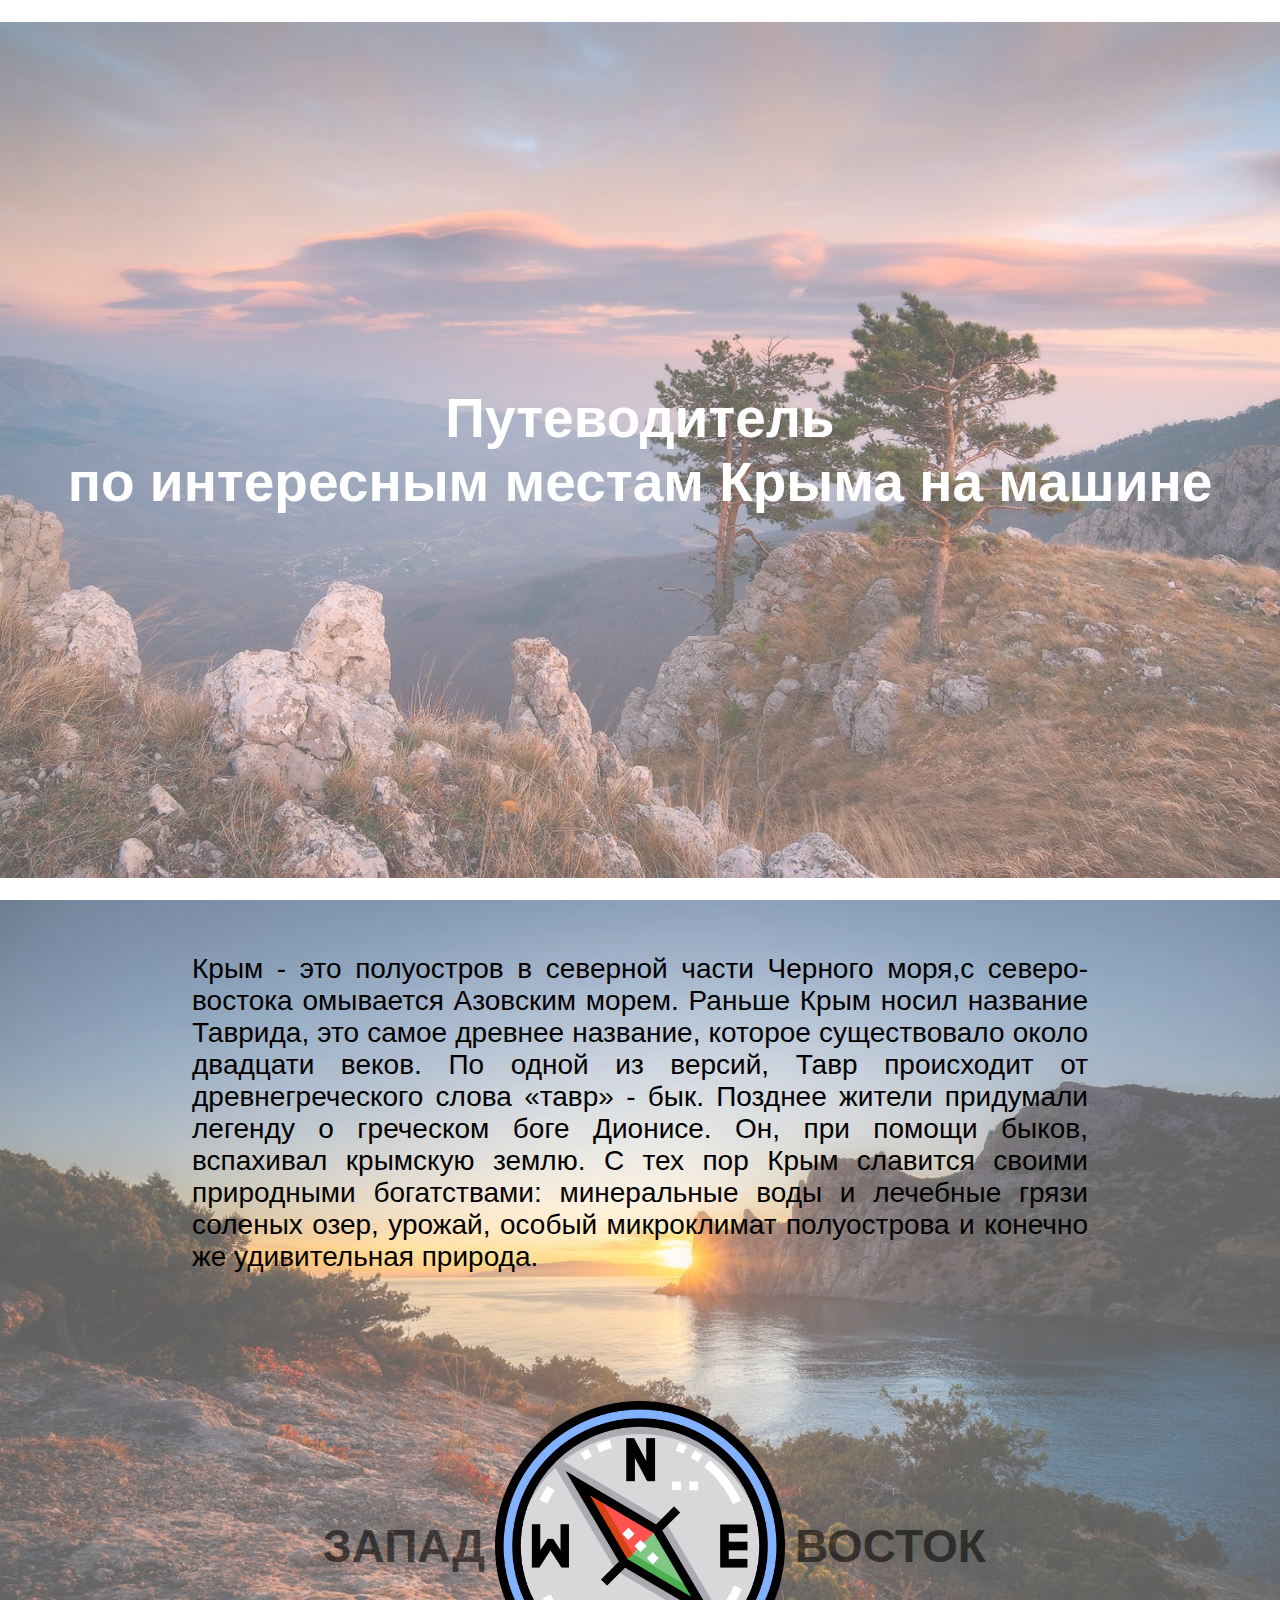
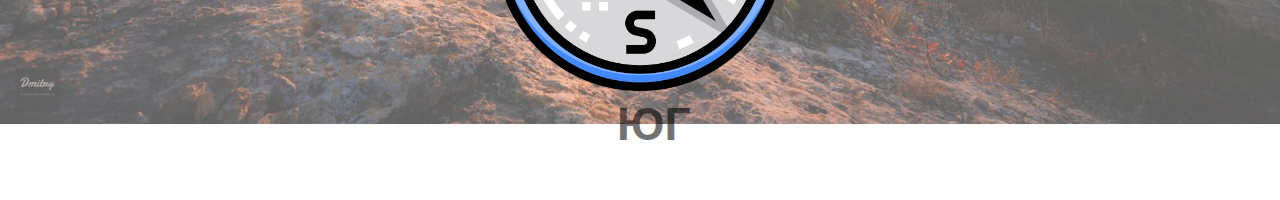
<file: index.html>
<!doctype html>
<html lang="ru">
	<head>
		<meta charset="utf-8">
		<title>Путеводитель по интересным местам Крыма на машине</title>
		<link rel="stylesheet" type="text/css" href="css/style.css">
	</head>
	<body>
		<div class="headers">
			<img src="img/crimea_main.jpg" class="img_m"> 
			<h1>Путеводитель <br> по интересным местам Крыма на машине</h1>	
		</div>
		<div class="main-content">
			<img src="img/main-page-2.jpg" class="img_m"> 

			<div class="info_crimea">
				<p>
					Крым - это полуостров в северной части Черного моря,с северо-востока омывается Азовским морем. Раньше Крым носил название Таврида, это самое древнее название, которое существовало около двадцати веков. По одной из версий, Тавр происходит от древнегреческого слова «тавр» - бык. Позднее жители придумали легенду о греческом боге Дионисе. Он, при помощи быков, вспахивал крымскую землю. С тех пор Крым славится своими природными богатствами: минеральные воды и лечебные грязи соленых озер, урожай, особый микроклимат полуострова и конечно же удивительная природа.
				</p>
			</div>
			<div class="compasses-section">
				<img src="img/compasses.png" class="compasses">
				<a href="south.html" class="l-s link">юг</a>
				<a href="east.html" class="l-e link">восток</a>
				<a href="west.html" class="l-w link">запад</a>
			</div>
		</div>
	</body>
</html>
</file>
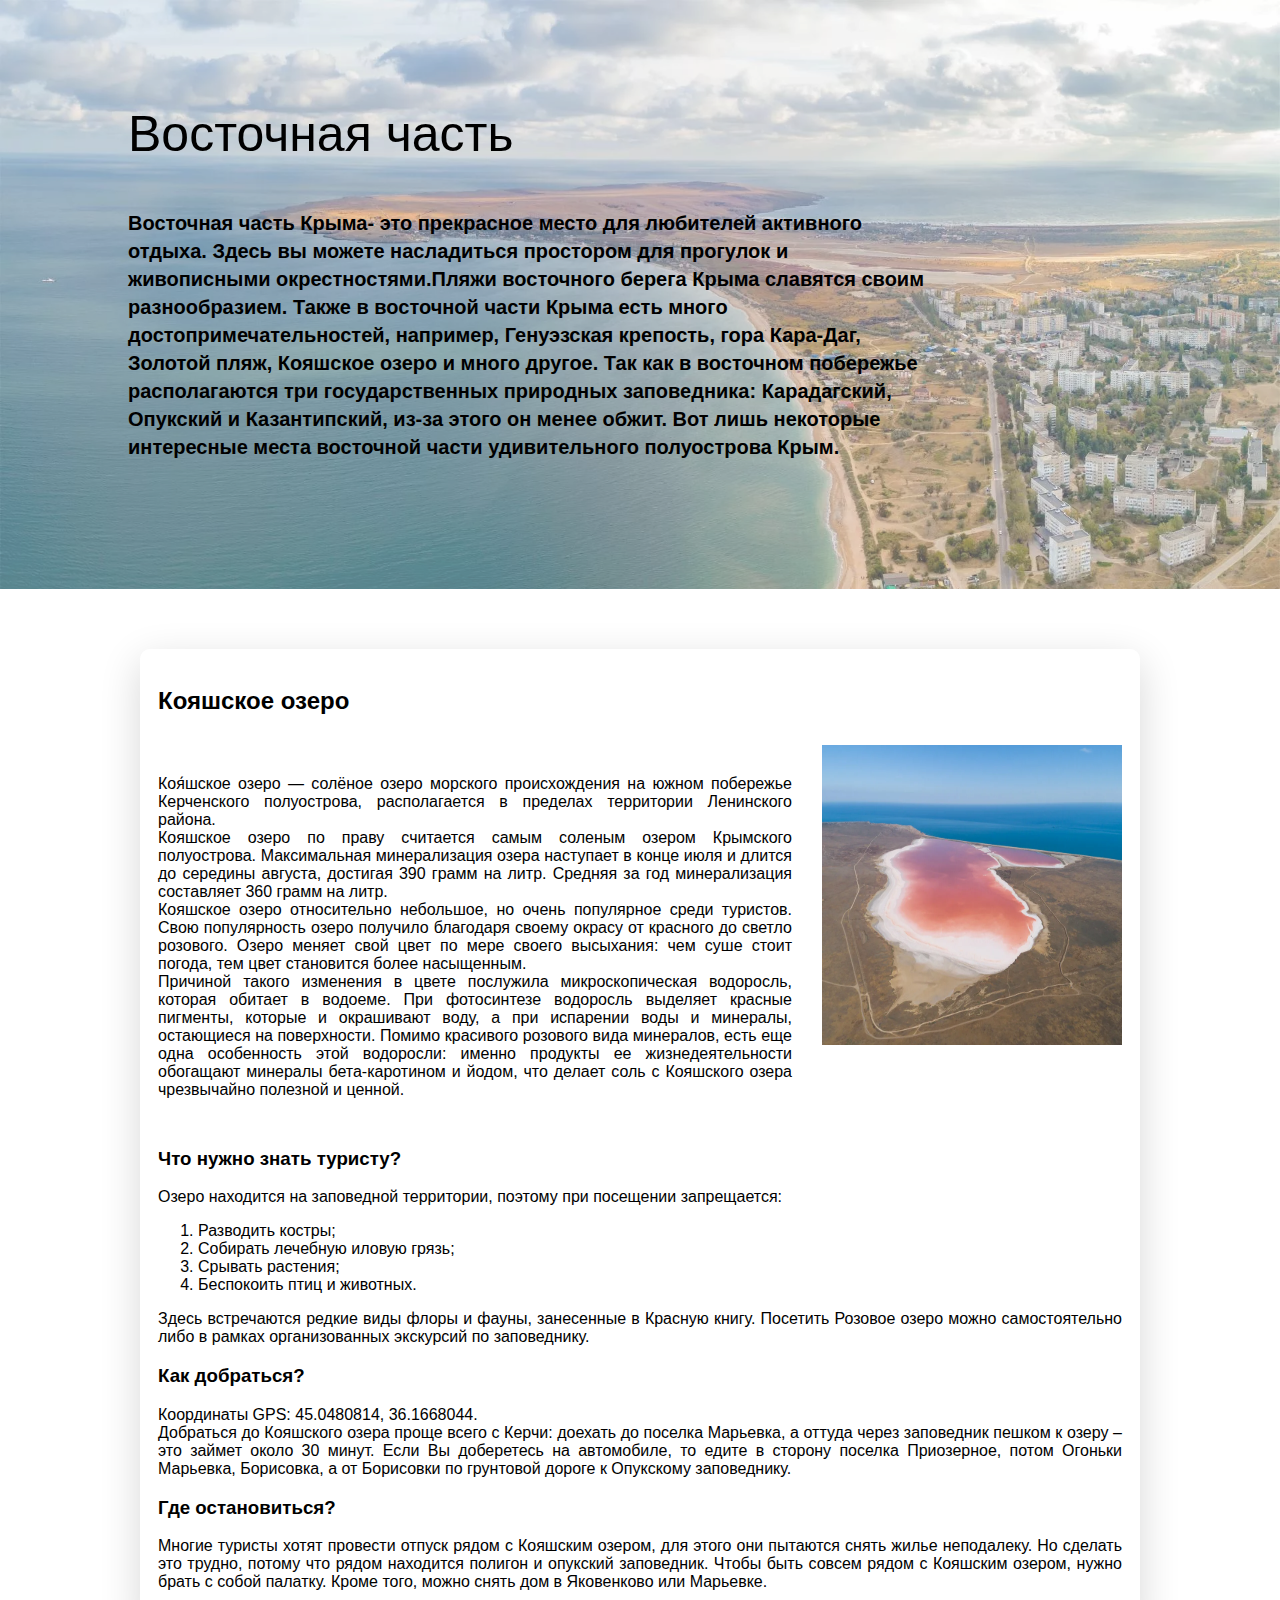
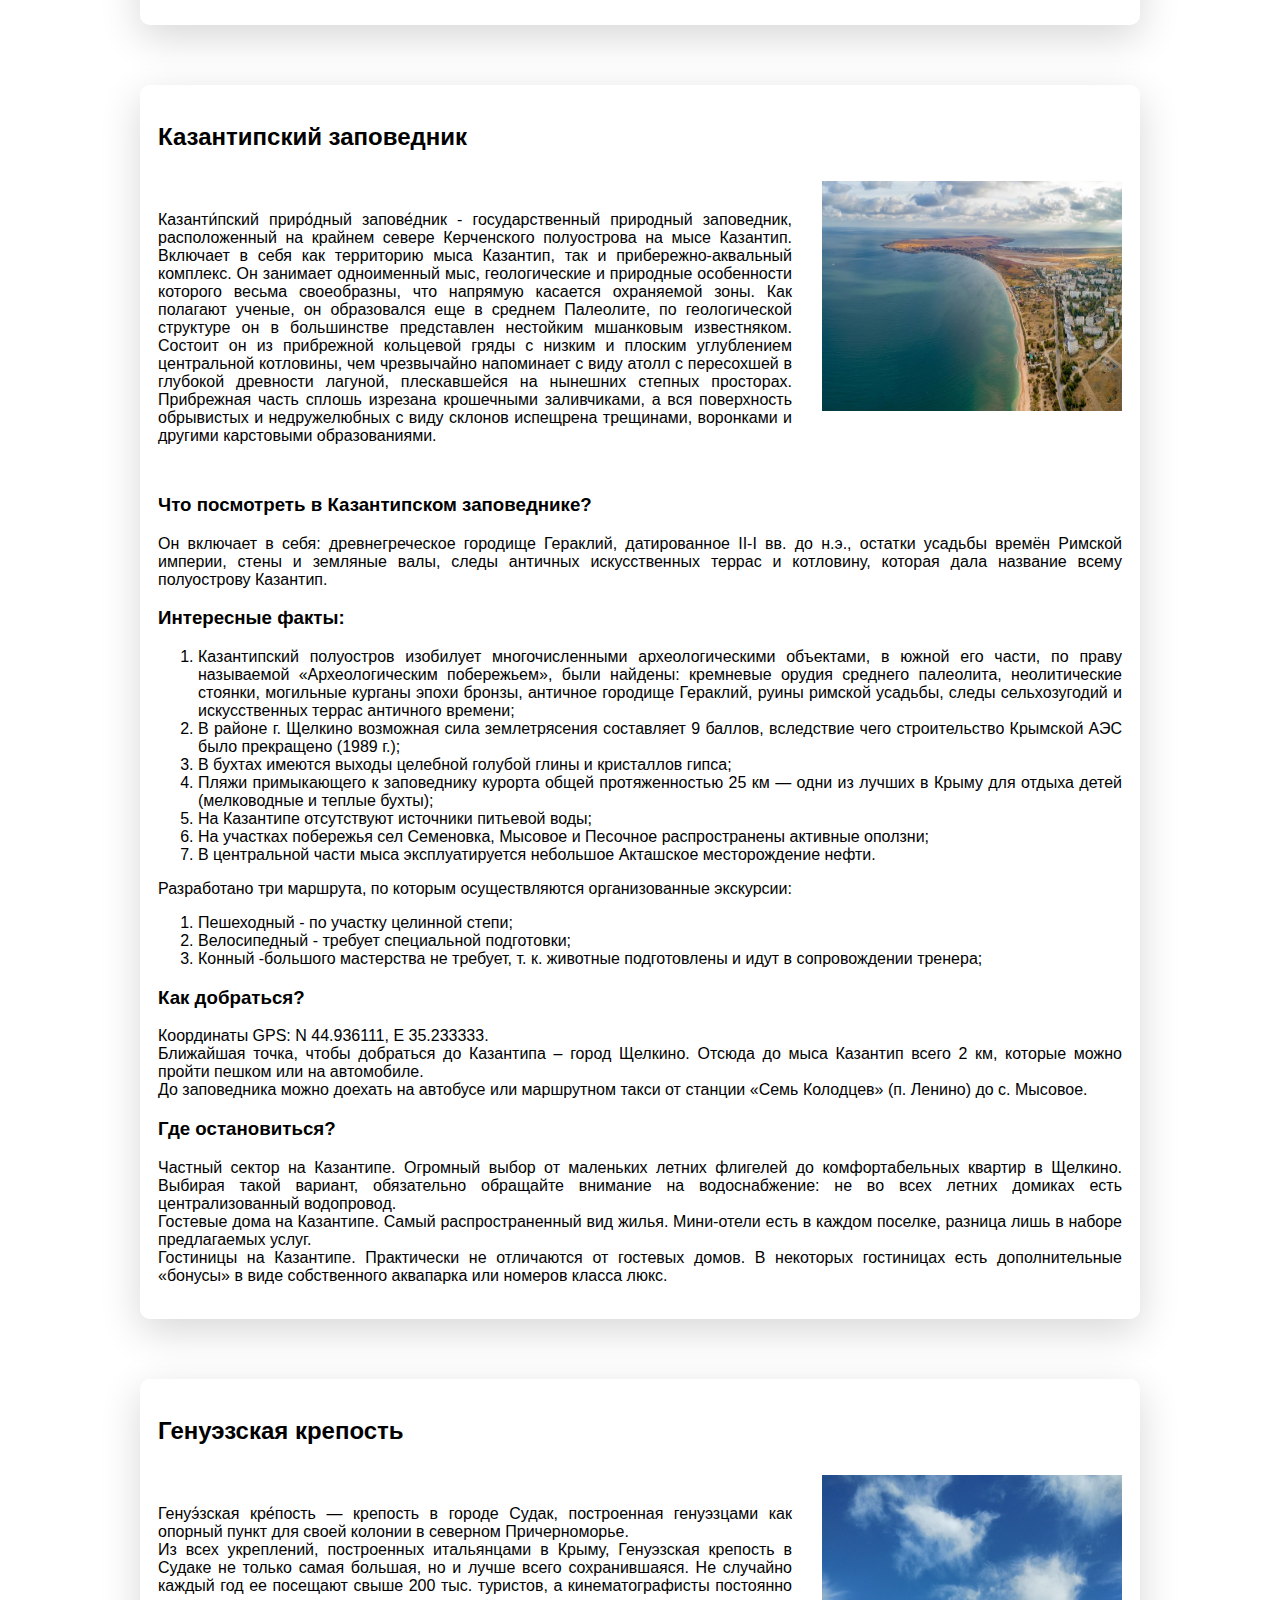
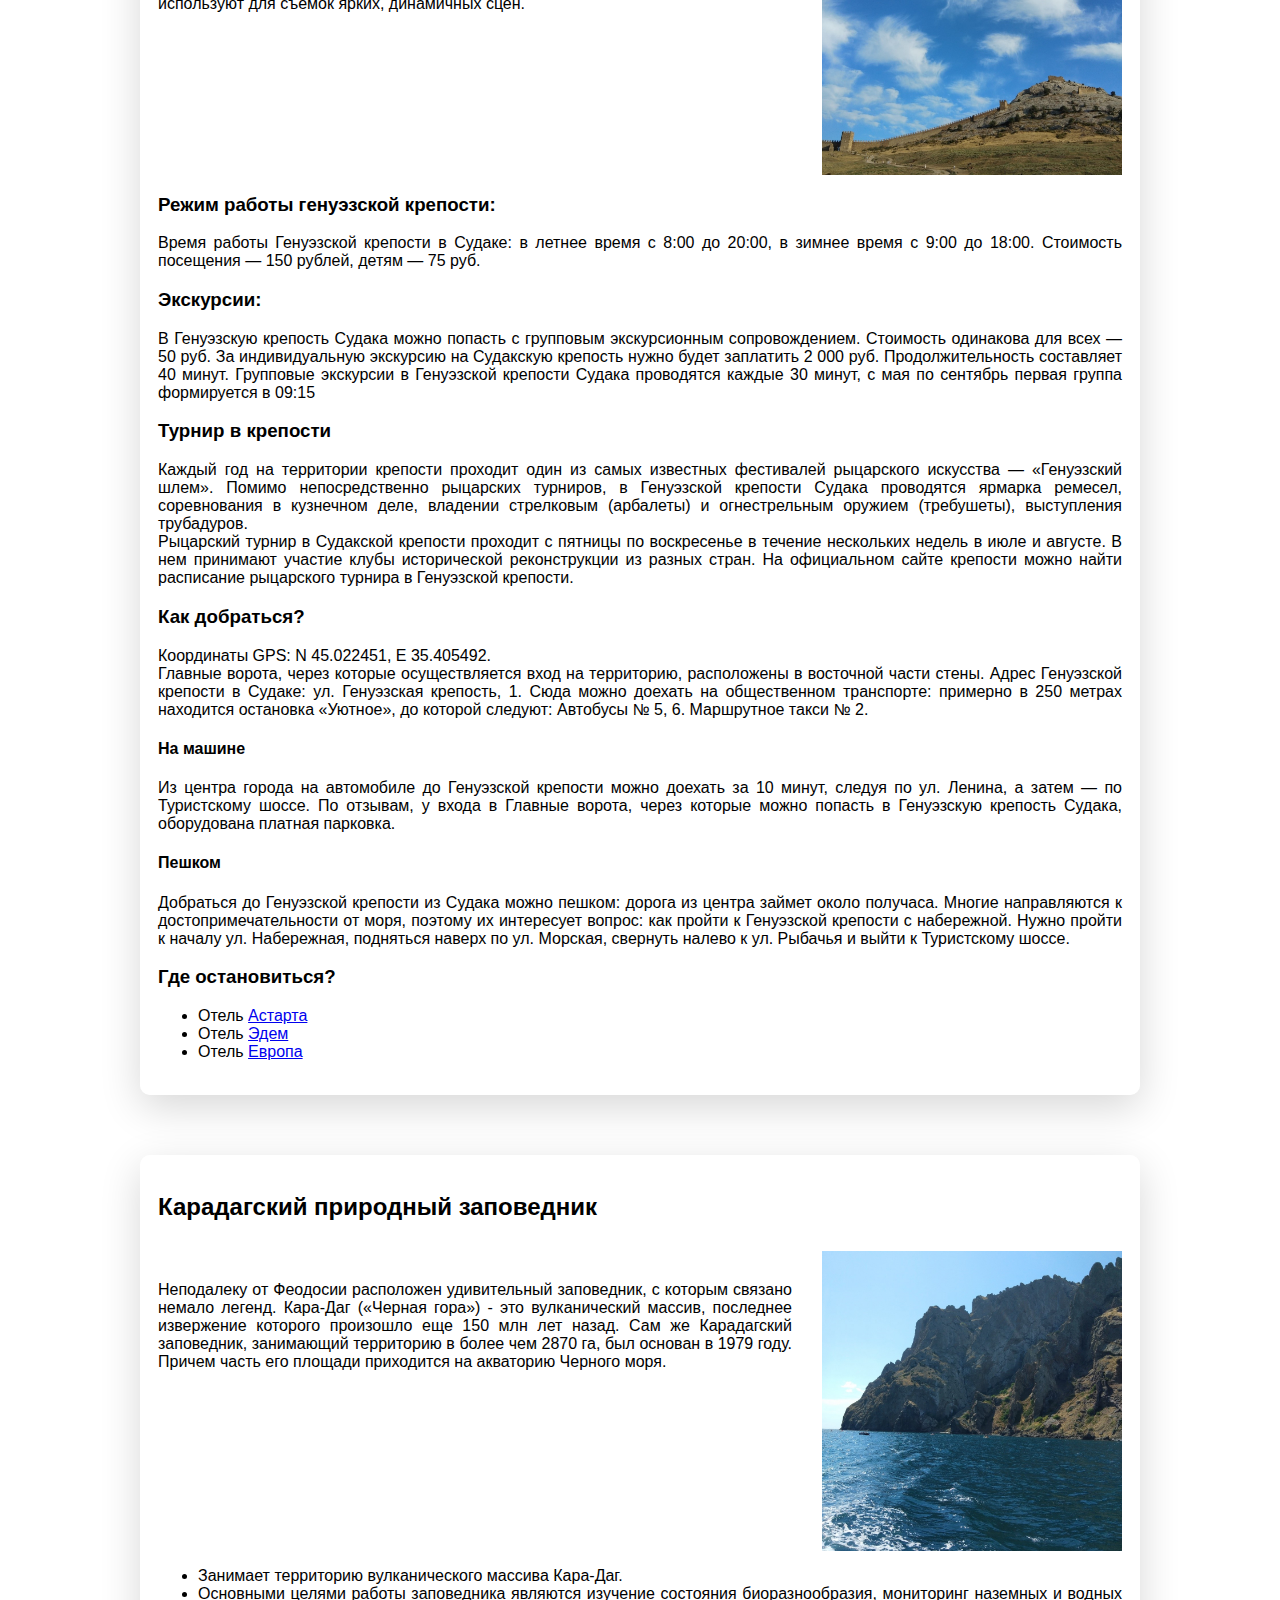
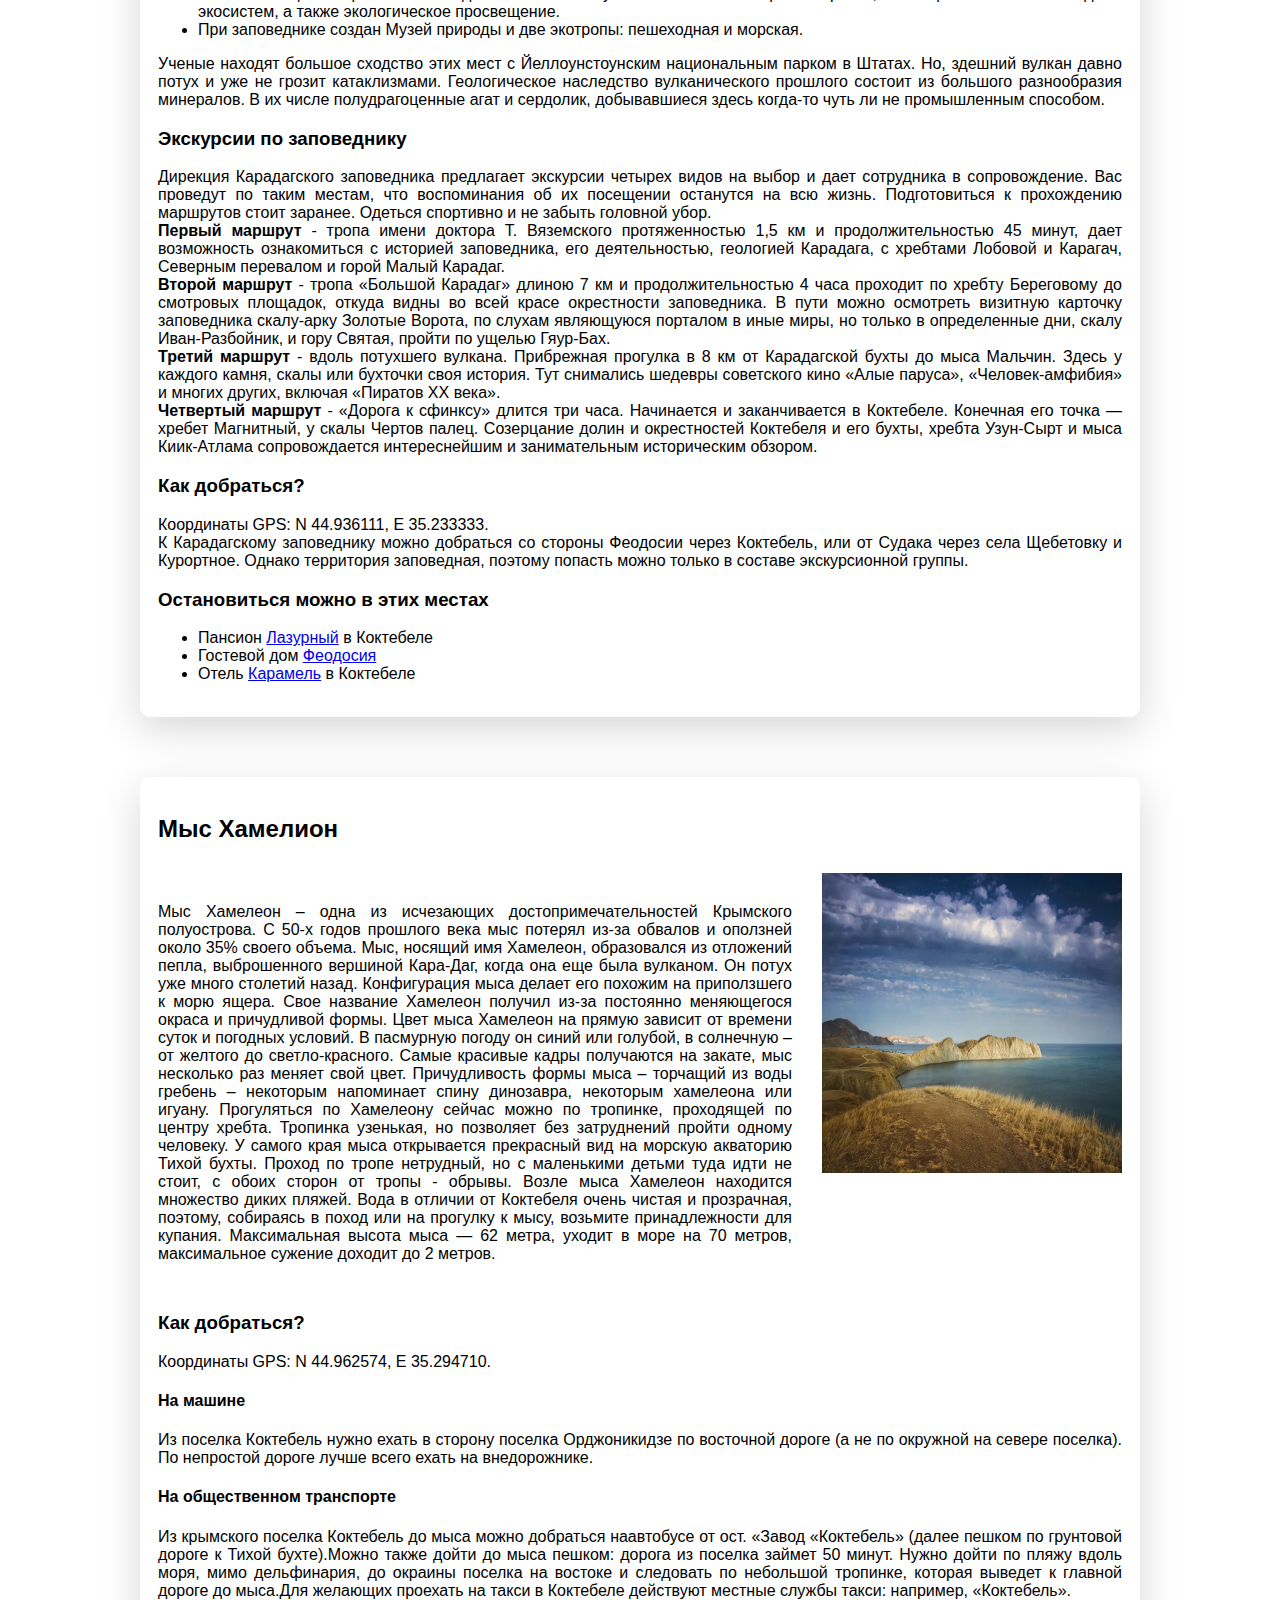
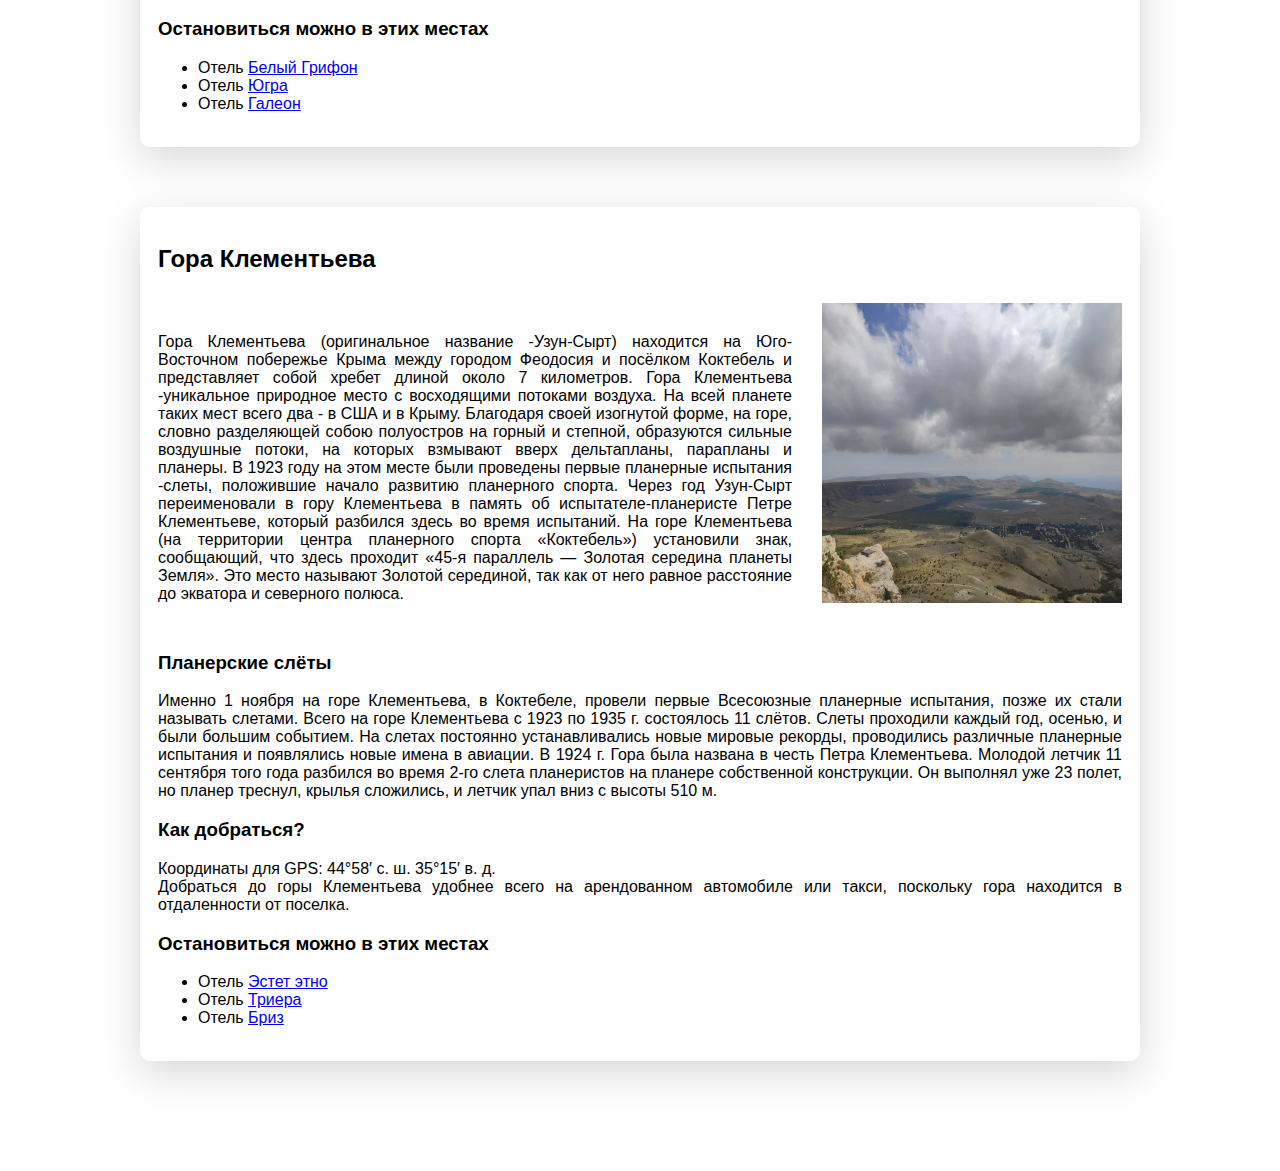
<file: east.html>
<!DOCTYPE html>
<html lang="ru">
<head>
	<meta charset="utf-8">
	<title>Восточная часть</title>
	<link rel="stylesheet" type="text/css" href="css/style_e.css">
</head>
<body>
	<div class="main"> 
		<img src="img/east_kazantip.jpg" class="img_e">
		<div class="text_main">
			<p class="titl">Восточная часть</p>
			<p class="titl_txt">Восточная часть Крыма- это прекрасное место для любителей активного отдыха. Здесь вы можете насладиться простором для прогулок и живописными окрестностями.Пляжи восточного берега Крыма славятся своим разнообразием. Также в восточной части Крыма есть много достопримечательностей, например, Генуэзская крепость, гора Кара-Даг, Золотой пляж, Кояшское озеро и много другое. Так как в восточном побережье располагаются три государственных природных заповедника: Карадагский, Опукский и Казантипский, из-за этого он менее обжит. Вот лишь некоторые интересные места восточной части удивительного полуострова Крым.</p>
		</div>
	</div>
	<div class="main-content">
		<div class="info">
			<div class="page">
				<h2>Кояшское озеро</h2>
				<div class="block">
					<p class="txt2">Коя́шское озеро — солёное озеро морского происхождения на южном побережье Керченского полуострова, располагается в пределах территории Ленинского района.<br>Кояшское озеро по праву считается самым соленым озером Крымского полуострова. Максимальная минерализация озера наступает в конце июля и длится до середины августа, достигая 390 грамм на литр. Средняя за год минерализация составляет 360 грамм на литр.<br>Кояшское озеро относительно небольшое, но очень популярное среди туристов. Свою популярность озеро получило благодаря своему окрасу от красного до светло розового. Озеро меняет свой цвет по мере своего высыхания: чем суше стоит погода, тем цвет становится более насыщенным.<br>Причиной такого изменения в цвете послужила микроскопическая водоросль, которая обитает в водоеме. При фотосинтезе водоросль выделяет красные пигменты, которые и окрашивают воду, а при испарении воды и минералы, остающиеся на поверхности. Помимо красивого розового вида минералов, есть еще одна особенность этой водоросли: именно продукты ее жизнедеятельности обогащают минералы бета-каротином и йодом, что делает соль с Кояшского озера чрезвычайно полезной и ценной.</p>
					<img src="img/east_kojash.jpg" width="300" height="300">	
				</div>
				<div>
					<h3>Что нужно знать туристу?</h3><p>Озеро находится на заповедной территории, поэтому при посещении запрещается:
					<ol>
						<li>Разводить костры;</li>
						<li>Собирать лечебную иловую грязь;</li>
						<li>Срывать растения;</li>
						<li>Беспокоить птиц и животных.</li>
					</ol>
					Здесь встречаются редкие виды флоры и фауны, занесенные в Красную книгу. Посетить Розовое озеро можно самостоятельно либо в рамках организованных экскурсий по заповеднику.
					</p>
					<h3>Как добраться?</h3><p>Координаты GPS: 45.0480814, 36.1668044.<br>Добраться до Кояшского озера проще всего с Керчи: доехать до поселка Марьевка, а оттуда через заповедник пешком к озеру – это займет около 30 минут. Если Вы доберетесь на автомобиле, то едите в сторону поселка Приозерное, потом Огоньки Марьевка, Борисовка, а от Борисовки по грунтовой дороге к Опукскому заповеднику.</p>
					<h3>Где остановиться?</h3><p>Многие туристы хотят провести отпуск рядом с Кояшским озером, для этого они пытаются снять жилье неподалеку. Но сделать это трудно, потому что рядом находится полигон и опукский заповедник. Чтобы быть совсем рядом с Кояшским озером, нужно брать с собой палатку. Кроме того, можно снять дом в Яковенково или Марьевке.</p>
				</div>
			</div>
			<div class="page">
				<h2>Казантипский заповедник</h2>
				<div class="block">
					<p class="txt2">Казанти́пский приро́дный запове́дник - государственный природный заповедник, расположенный на крайнем севере Керченского полуострова на мысе Казантип. Включает в себя как территорию мыса Казантип, так и прибережно-аквальный комплекс. Он занимает одноименный мыс, геологические и природные особенности которого весьма своеобразны, что напрямую касается охраняемой зоны. Как полагают ученые, он образовался еще в среднем Палеолите, по геологической структуре он в большинстве представлен нестойким мшанковым известняком. Состоит он из прибрежной кольцевой гряды с низким и плоским углублением центральной котловины, чем чрезвычайно напоминает с виду атолл с пересохшей в глубокой древности лагуной, плескавшейся на нынешних степных просторах. Прибрежная часть сплошь изрезана крошечными заливчиками, а вся поверхность обрывистых и недружелюбных с виду склонов испещрена трещинами, воронками и другими карстовыми образованиями.</p>
					<img src="img/east_kazantip.jpg" width="300" height="230">	
				</div>
				<div>
					<h3>Что посмотреть в Казантипском заповеднике?</h3><p>Он включает в себя: древнегреческое городище Гераклий, датированное II-I вв. до н.э., остатки усадьбы времён Римской империи, стены и земляные валы, следы античных искусственных террас и котловину, которая дала название всему полуострову Казантип.</p>
					<h3>Интересные факты:</h3>
					<p>
						<ol>
							<li>Казантипский полуостров изобилует многочисленными археологическими объектами, в южной его части, по праву называемой «Археологическим побережьем», были найдены: кремневые орудия среднего палеолита, неолитические стоянки, могильные курганы эпохи бронзы, античное городище Гераклий, руины римской усадьбы, следы сельхозугодий и искусственных террас античного времени;</li>
							<li>В районе г. Щелкино возможная сила землетрясения составляет 9 баллов, вследствие чего строительство Крымской АЭС было прекращено (1989 г.);</li>
							<li>В бухтах имеются выходы целебной голубой глины и кристаллов гипса;</li>
							<li>Пляжи примыкающего к заповеднику курорта общей протяженностью 25 км — одни из лучших в Крыму для отдыха детей (мелководные и теплые бухты);</li>
							<li>На Казантипе отсутствуют источники питьевой воды;</li>
							<li>На участках побережья сел Семеновка, Мысовое и Песочное распространены активные оползни;</li>
							<li>В центральной части мыса эксплуатируется небольшое Акташское месторождение нефти.</li>
						</ol>
					Разработано три маршрута, по которым осуществляются организованные экскурсии:
						<ol>
							<li>Пешеходный - по участку целинной степи;</li>
							<li>Велосипедный - требует специальной подготовки;</li>
							<li>Конный -большого мастерства не требует, т. к. животные подготовлены и идут в сопровождении тренера;</li>
						</ol>
					</p>
					<h3>Как добраться?</h3><p>Координаты GPS: N 44.936111, E 35.233333.<br>Ближайшая точка, чтобы добраться до Казантипа – город Щелкино. Отсюда до мыса Казантип всего 2 км, которые можно пройти пешком или на автомобиле.<br>До заповедника можно доехать на автобусе или маршрутном такси от станции «Семь Колодцев» (п. Ленино) до с. Мысовое.</p>
					<h3>Где остановиться?</h3><p>Частный сектор на Казантипе. Огромный выбор от маленьких летних флигелей до комфортабельных квартир в Щелкино. Выбирая такой вариант, обязательно обращайте внимание на водоснабжение: не во всех летних домиках есть централизованный водопровод.<br>Гостевые дома на Казантипе. Самый распространенный вид жилья. Мини-отели есть в каждом поселке, разница лишь в наборе предлагаемых услуг.<br>Гостиницы на Казантипе. Практически не отличаются от гостевых домов. В некоторых гостиницах есть дополнительные «бонусы» в виде собственного аквапарка или номеров класса люкс.</p>
				</div>
			</div>
			<div class="page">
				<h2>Генуэзская крепость</h2>
				<div class="block">
					<p class="txt2">Генуэ́зская кре́пость — крепость в городе Судак, построенная генуэзцами как опорный пункт для своей колонии в северном Причерноморье.<br>Из всех укреплений, построенных итальянцами в Крыму, Генуэзская крепость в Судаке не только самая большая, но и лучше всего сохранившаяся. Не случайно каждый год ее посещают свыше 200 тыс. туристов, а кинематографисты постоянно используют для съемок ярких, динамичных сцен.</p>
					<img src="img/east_genuja.jpg" width="300">	
				</div>
				<div>
					<h3>Режим работы генуэзской крепости:</h3><p>Время работы Генуэзской крепости в Судаке: в летнее время с 8:00 до 20:00, в зимнее время с 9:00 до 18:00. Стоимость посещения — 150 рублей, детям — 75 руб.</p>
					<h3>Экскурсии:</h3><p>В Генуэзскую крепость Судака можно попасть с групповым экскурсионным сопровождением. Стоимость одинакова для всех — 50 руб. За индивидуальную экскурсию на Судакскую крепость нужно будет заплатить 2 000 руб. Продолжительность составляет 40 минут. Групповые экскурсии в Генуэзской крепости Судака проводятся каждые 30 минут, с мая по сентябрь первая группа формируется в 09:15 </p>
					<h3>Турнир в крепости</h3><p>Каждый год на территории крепости проходит один из самых известных фестивалей рыцарского искусства — «Генуэзский шлем». Помимо непосредственно рыцарских турниров, в Генуэзской крепости Судака проводятся ярмарка ремесел, соревнования в кузнечном деле, владении стрелковым (арбалеты) и огнестрельным оружием (требушеты), выступления трубадуров.<br>Рыцарский турнир в Судакской крепости проходит с пятницы по воскресенье в течение нескольких недель в июле и августе. В нем принимают участие клубы исторической реконструкции из разных стран. На официальном сайте крепости можно найти расписание рыцарского турнира в Генуэзской крепости.</p>
					<h3>Как добраться?</h3><p>Координаты GPS: N 45.022451, E 35.405492.<br>Главные ворота, через которые осуществляется вход на территорию, расположены в восточной части стены. Адрес Генуэзской крепости в Судаке: ул. Генуэзская крепость, 1. Сюда можно доехать на общественном транспорте: примерно в 250 метрах находится остановка «Уютное», до которой следуют: Автобусы № 5, 6. Маршрутное такси № 2.
					<h4>На машине</h4><p>Из центра города на автомобиле до Генуэзской крепости можно доехать за 10 минут, следуя по ул. Ленина, а затем — по Туристскому шоссе. По отзывам, у входа в Главные ворота, через которые можно попасть в Генуэзскую крепость Судака, оборудована платная парковка.</p>
					<h4>Пешком</h4><p>Добраться до Генуэзской крепости из Судака можно пешком: дорога из центра займет около получаса. Многие направляются к достопримечательности от моря, поэтому их интересует вопрос: как пройти к Генуэзской крепости с набережной. Нужно пройти к началу ул. Набережная, подняться наверх по ул. Морская, свернуть налево к ул. Рыбачья и выйти к Туристскому шоссе.</p></p>
					<h3>Где остановиться?</h3>
					<ul>
						<li>Отель <a href="https://astarta-sudak.com/">Астарта</a></li>
						<li>Отель <a href="https://edem-v-gosti.ru/abhazia/darya-ldzaa.html">Эдем</a></li>
						<li>Отель <a href="https://www.booking.com/searchresults.ru.html?aid=315714;label=europe-sudak-0uOjNcXKx5_v_a7KDUyrvQS390131941632%3Apl%3Ata%3Ap1%3Ap2%3Aac%3Aap%3Aneg%3Afi%3Atiaud-922652056022%3Akwd-8747773927%3Alp9051432%3Ali%3Adec%3Adm%3Appccp%3DUmFuZG9tSVYkc2RlIyh9YeHkCqp9rpjzZKXjso9hS2k;sid=2952cda553d9bb58f4217d1b48601bec;city=900053127;expand_sb=1;highlighted_hotels=1053071;hlrd=no_dates;keep_landing=1;redirected=1;source=hotel&room1=A,A">Европа</a></li>
					</ul>
				</div>
			</div>
			<div class="page">
				<h2>Карадагский природный заповедник</h2>
				<div class="block">
					<p class="txt2">Неподалеку от Феодосии расположен удивительный заповедник, с которым связано немало легенд. Кара-Даг («Черная гора») - это вулканический массив, последнее извержение которого произошло еще 150 млн лет назад. Сам же Карадагский заповедник, занимающий территорию в более чем 2870 га, был основан в 1979 году. Причем часть его площади приходится на акваторию Черного моря.
					</p>
					<img src="img/east_karadag.jpg" width="300">	
				</div>
				<div>
					<p><ul><li>Занимает территорию вулканического массива Кара-Даг.</li><li>Основными целями работы заповедника являются изучение состояния биоразнообразия, мониторинг наземных и водных экосистем, а также экологическое просвещение.</li><li>При заповеднике создан Музей природы и две экотропы: пешеходная и морская.</li></ul>Ученые находят большое сходство этих мест с Йеллоунстоунским национальным парком в Штатах. Но, здешний вулкан давно потух и уже не грозит катаклизмами. Геологическое наследство вулканического прошлого состоит из большого разнообразия минералов. В их числе полудрагоценные агат и сердолик, добывавшиеся здесь когда-то чуть ли не промышленным способом.</p>
					<h3>Экскурсии по заповеднику</h3><p>Дирекция Карадагского заповедника предлагает экскурсии четырех видов на выбор и дает сотрудника в сопровождение. Вас проведут по таким местам, что воспоминания об их посещении останутся на всю жизнь. Подготовиться к прохождению маршрутов стоит заранее. Одеться спортивно и не забыть головной убор.<br>
					<b>Первый маршрут</b> - тропа имени доктора Т. Вяземского протяженностью 1,5 км и продолжительностью 45 минут, дает возможность ознакомиться с историей заповедника, его деятельностью, геологией Карадага, с хребтами Лобовой и Карагач, Северным перевалом и горой Малый Карадаг.<br>
					<b>Второй маршрут</b> - тропа «Большой Карадаг» длиною 7 км и продолжительностью 4 часа проходит по хребту Береговому до смотровых площадок, откуда видны во всей красе окрестности заповедника. В пути можно осмотреть визитную карточку заповедника скалу-арку Золотые Ворота, по слухам являющуюся порталом в иные миры, но только в определенные дни, скалу Иван-Разбойник, и гору Святая, пройти по ущелью Гяур-Бах.<br>
					<b>Третий маршрут</b> - вдоль потухшего вулкана. Прибрежная прогулка в 8 км от Карадагской бухты до мыса Мальчин. Здесь у каждого камня, скалы или бухточки своя история. Тут снимались шедевры советского кино «Алые паруса», «Человек-амфибия» и многих других, включая «Пиратов ХХ века».<br>
					<b>Четвертый маршрут</b> - «Дорога к сфинксу» длится три часа. Начинается и заканчивается в Коктебеле. Конечная его точка — хребет Магнитный, у скалы Чертов палец. Созерцание долин и окрестностей Коктебеля и его бухты, хребта Узун-Сырт и мыса Киик-Атлама сопровождается интереснейшим и занимательным историческим обзором.
					</p>
					<h3>Как добраться?</h3><p>Координаты GPS: N 44.936111, E 35.233333.<br>К Карадагскому заповеднику можно добраться со стороны Феодосии через Коктебель, или от Судака через села Щебетовку и Курортное. Однако территория заповедная, поэтому попасть можно только в составе экскурсионной группы.</p>
					<h3>Остановиться можно в этих местах</h3>
					<ul>
						<li>Пансион <a href="https://www.tripadvisor.ru/Hotel_Review-g736008-d6218811-Reviews-Lazurny_Pension-Koktebel.html">Лазурный</a> в Коктебеле</li>
						<li>Гостевой дом <a href="https://www.tripadvisor.ru/Hotel_Review-g736010-d12076044-Reviews-Grace_guest_house-Feodosia.html">Феодосия</a></li>
						<li>Отель <a href="https://www.tripadvisor.ru/Hotel_Review-g736008-d5041049-Reviews-Caramel_Hotel-Koktebel.html">Карамель</a> в Коктебеле</li>
					</ul>
				</div>
			</div>
			<div class="page">
				<h2>Мыс Хамелион</h2>
				<div class="block">
					<p class="txt2">Мыс Хамелеон – одна из исчезающих достопримечательностей Крымского полуострова. С 50-х годов прошлого века мыс потерял из-за обвалов и оползней около 35% своего объема. Мыс, носящий имя Хамелеон, образовался из отложений пепла, выброшенного вершиной Кара-Даг, когда она еще была вулканом. Он потух уже много столетий назад. Конфигурация мыса делает его похожим на приползшего к морю ящера. Свое название Хамелеон получил из-за постоянно меняющегося окраса и причудливой формы. Цвет мыса Хамелеон на прямую зависит от времени суток и погодных условий. В пасмурную погоду он синий или голубой, в солнечную – от желтого до светло-красного. Самые красивые кадры получаются на закате, мыс несколько раз меняет свой цвет. Причудливость формы мыса – торчащий из воды гребень – некоторым напоминает спину динозавра, некоторым хамелеона или игуану. Прогуляться по Хамелеону сейчас можно по тропинке, проходящей по центру хребта. Тропинка узенькая, но позволяет без затруднений пройти одному человеку. У самого края мыса открывается прекрасный вид на морскую акваторию Тихой бухты. Проход по тропе нетрудный, но с маленькими детьми туда идти не стоит, с обоих сторон от тропы - обрывы. Возле мыса Хамелеон находится множество диких пляжей. Вода в отличии от Коктебеля очень чистая и прозрачная, поэтому, собираясь в поход или на прогулку к мысу, возьмите принадлежности для купания. Максимальная высота мыса — 62 метра, уходит в море на 70 метров, максимальное сужение доходит до 2 метров.</p>
					<img src="img/east_hamelion.jpg" width="300" height="300">	
				</div>
				<div>
					<h3>Как добраться?</h3><p>Координаты GPS: N 44.962574, E 35.294710.<br>
					<h4>На машине</h4>
					Из поселка Коктебель нужно ехать в сторону поселка Орджоникидзе по восточной дороге (а не по окружной на севере поселка). По непростой дороге лучше всего ехать на внедорожнике.
					<h4>На общественном транспорте</h4>
					Из крымского поселка Коктебель до мыса можно добраться наавтобусе от ост. «Завод «Коктебель» (далее пешком по грунтовой дороге к Тихой бухте).Можно также дойти до мыса пешком: дорога из поселка займет 50 минут. Нужно дойти по пляжу вдоль моря, мимо дельфинария, до окраины поселка на востоке и следовать по небольшой тропинке, которая выведет к главной дороге до мыса.Для желающих проехать на такси в Коктебеле действуют местные службы такси: например, «Коктебель».
					</p>
					<h3>Остановиться можно в этих местах</h3>
					<ul>
						<li>Отель <a href="https://101hotels.com/main/cities/koktebel/bely_grifon.html">Белый Грифон</a></li>
						<li>Отель <a href="https://101hotels.com/main/cities/koktebel/otel_yugra.html">Югра</a></li>
						<li>Отель <a href="https://101hotels.com/main/cities/koktebel/otel_galeon.html">Галеон</a></li>
					</ul>
				</div>
			</div>
			<div class="page">
				<h2>Гора Клементьева</h2>
				<div class="block">
					<p class="txt2">Гора Клементьева (оригинальное название -Узун-Сырт) находится на Юго-Восточном побережье Крыма между городом Феодосия и посёлком Коктебель и представляет собой хребет длиной около 7 километров. Гора Клементьева -уникальное природное место с восходящими потоками воздуха. На всей планете таких мест всего два - в США и в Крыму. Благодаря своей изогнутой форме, на горе, словно разделяющей собою полуостров на горный и степной, образуются сильные воздушные потоки, на которых взмывают вверх дельтапланы, парапланы и планеры. В 1923 году на этом месте были проведены первые планерные испытания -слеты, положившие начало развитию планерного спорта. Через год Узун-Сырт переименовали в гору Клементьева в память об испытателе-планеристе Петре Клементьеве, который разбился здесь во время испытаний. На горе Клементьева (на территории центра планерного спорта «Коктебель») установили знак, сообщающий, что здесь проходит «45-я параллель — Золотая середина планеты Земля». Это место называют Золотой серединой, так как от него равное расстояние до экватора и северного полюса.</p>
					<img src="img/east_klementeva.jpg" width="300" height="300">	
				</div>
				<div>
					<h3>Планерские слёты</h3><p>Именно 1 ноября на горе Клементьева, в Коктебеле, провели первые Всесоюзные планерные испытания, позже их стали называть слетами. Всего на горе Клементьева с 1923 по 1935 г. состоялось 11 слётов. Слеты проходили каждый год, осенью, и были большим событием. На слетах постоянно устанавливались новые мировые рекорды, проводились различные планерные испытания и появлялись новые имена в авиации. В 1924 г. Гора была названа в честь Петра Клементьева. Молодой летчик 11 сентября того года разбился во время 2-го слета планеристов на планере собственной конструкции. Он выполнял уже 23 полет, но планер треснул, крылья сложились, и летчик упал вниз с высоты 510 м.</p>
					<h3>Как добраться?</h3><p>Координаты для GPS: 44°58′ с. ш. 35°15′ в. д.<br>Добраться до горы Клементьева удобнее всего на арендованном автомобиле или такси, поскольку гора находится в отдаленности от поселка.</p>
					<h3>Остановиться можно в этих местах</h3>
					<ul>
						<li>Отель <a href="https://www.tripadvisor.ru/Hotel_Review-g313973-d8634274-Reviews-Estet_Etno_Otel-Sudak.html">Эстет этно</a></li>
						<li>Отель <a href="https://www.tripadvisor.ru/Hotel_Review-g313973-d6839886-Reviews-Triera-Sudak.html#LOCATION">Триера</a></li>
						<li>Отель <a href="https://www.tripadvisor.ru/Hotel_Review-g736010-d8818884-Reviews-Briz-Feodosia.html">Бриз</a></li>
					</ul>
				</div>
			</div>
		</div>
	</div>
</body>
</html>
</file>
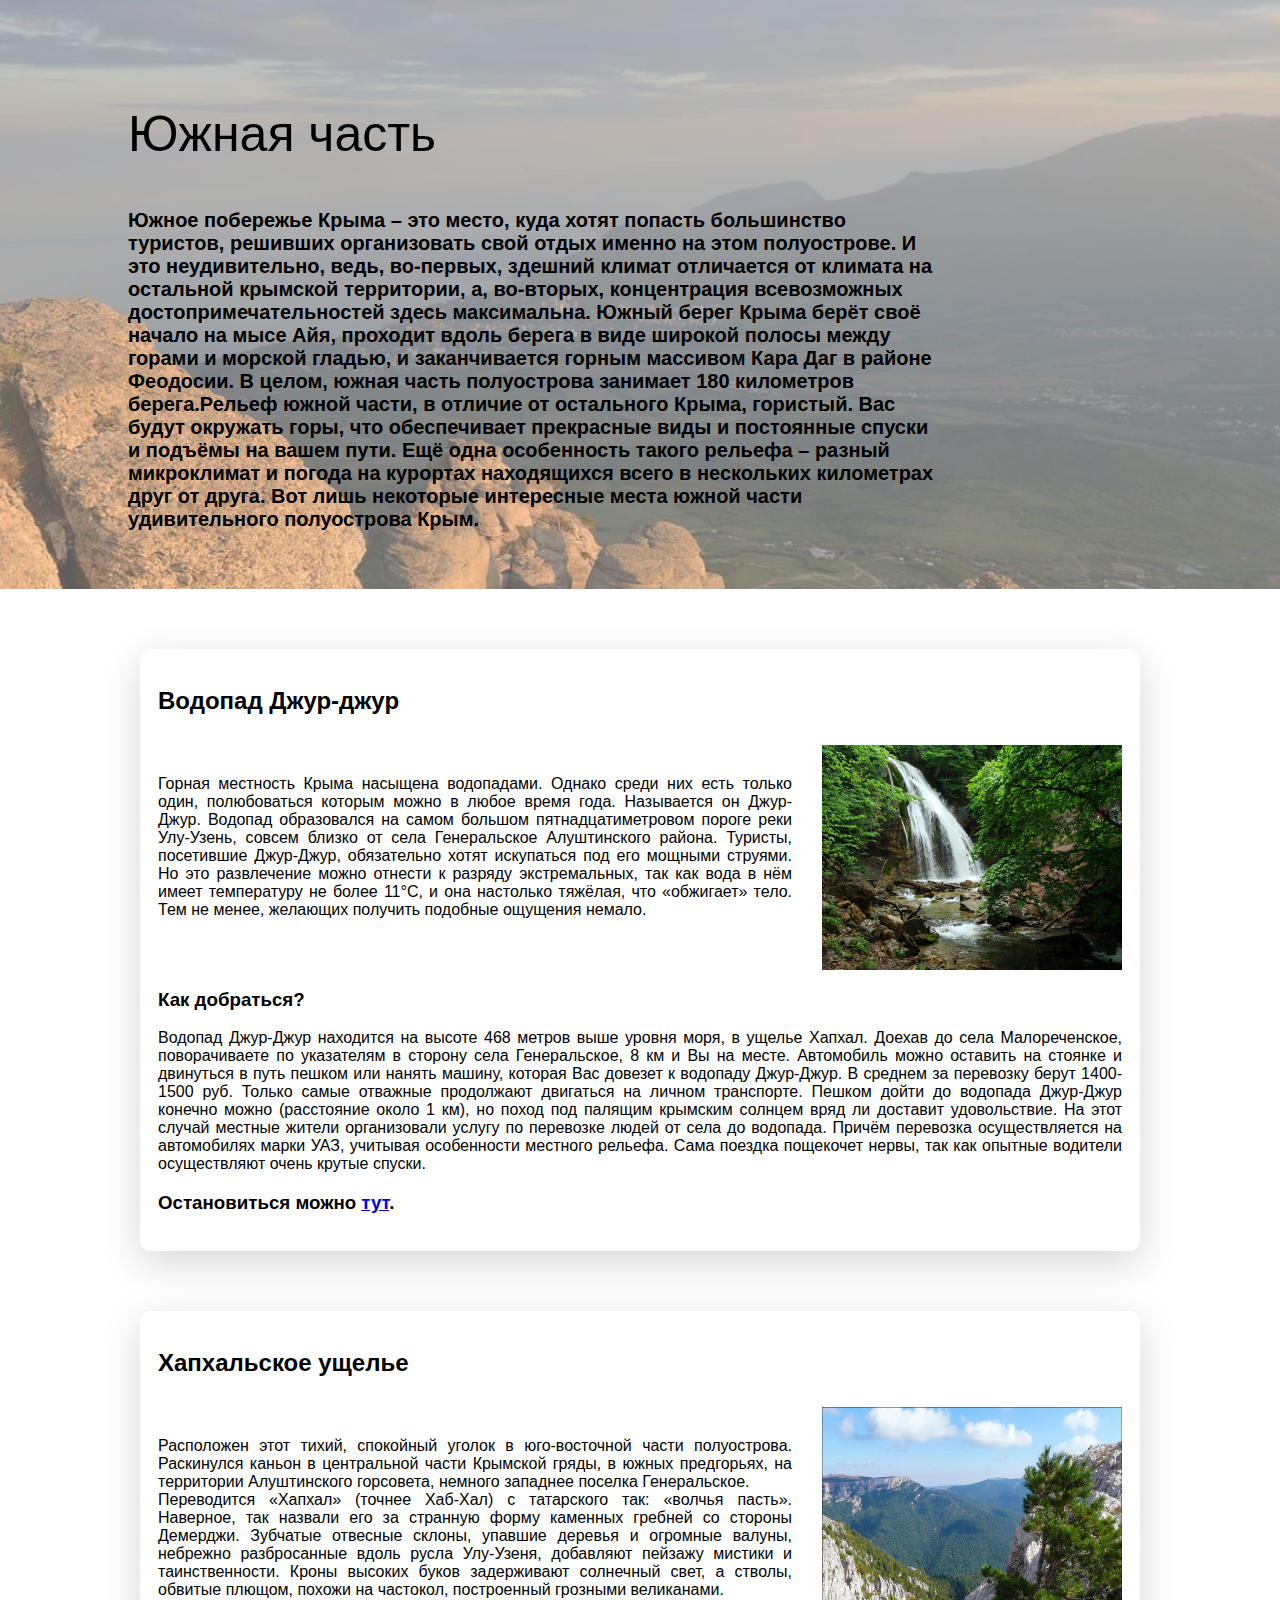
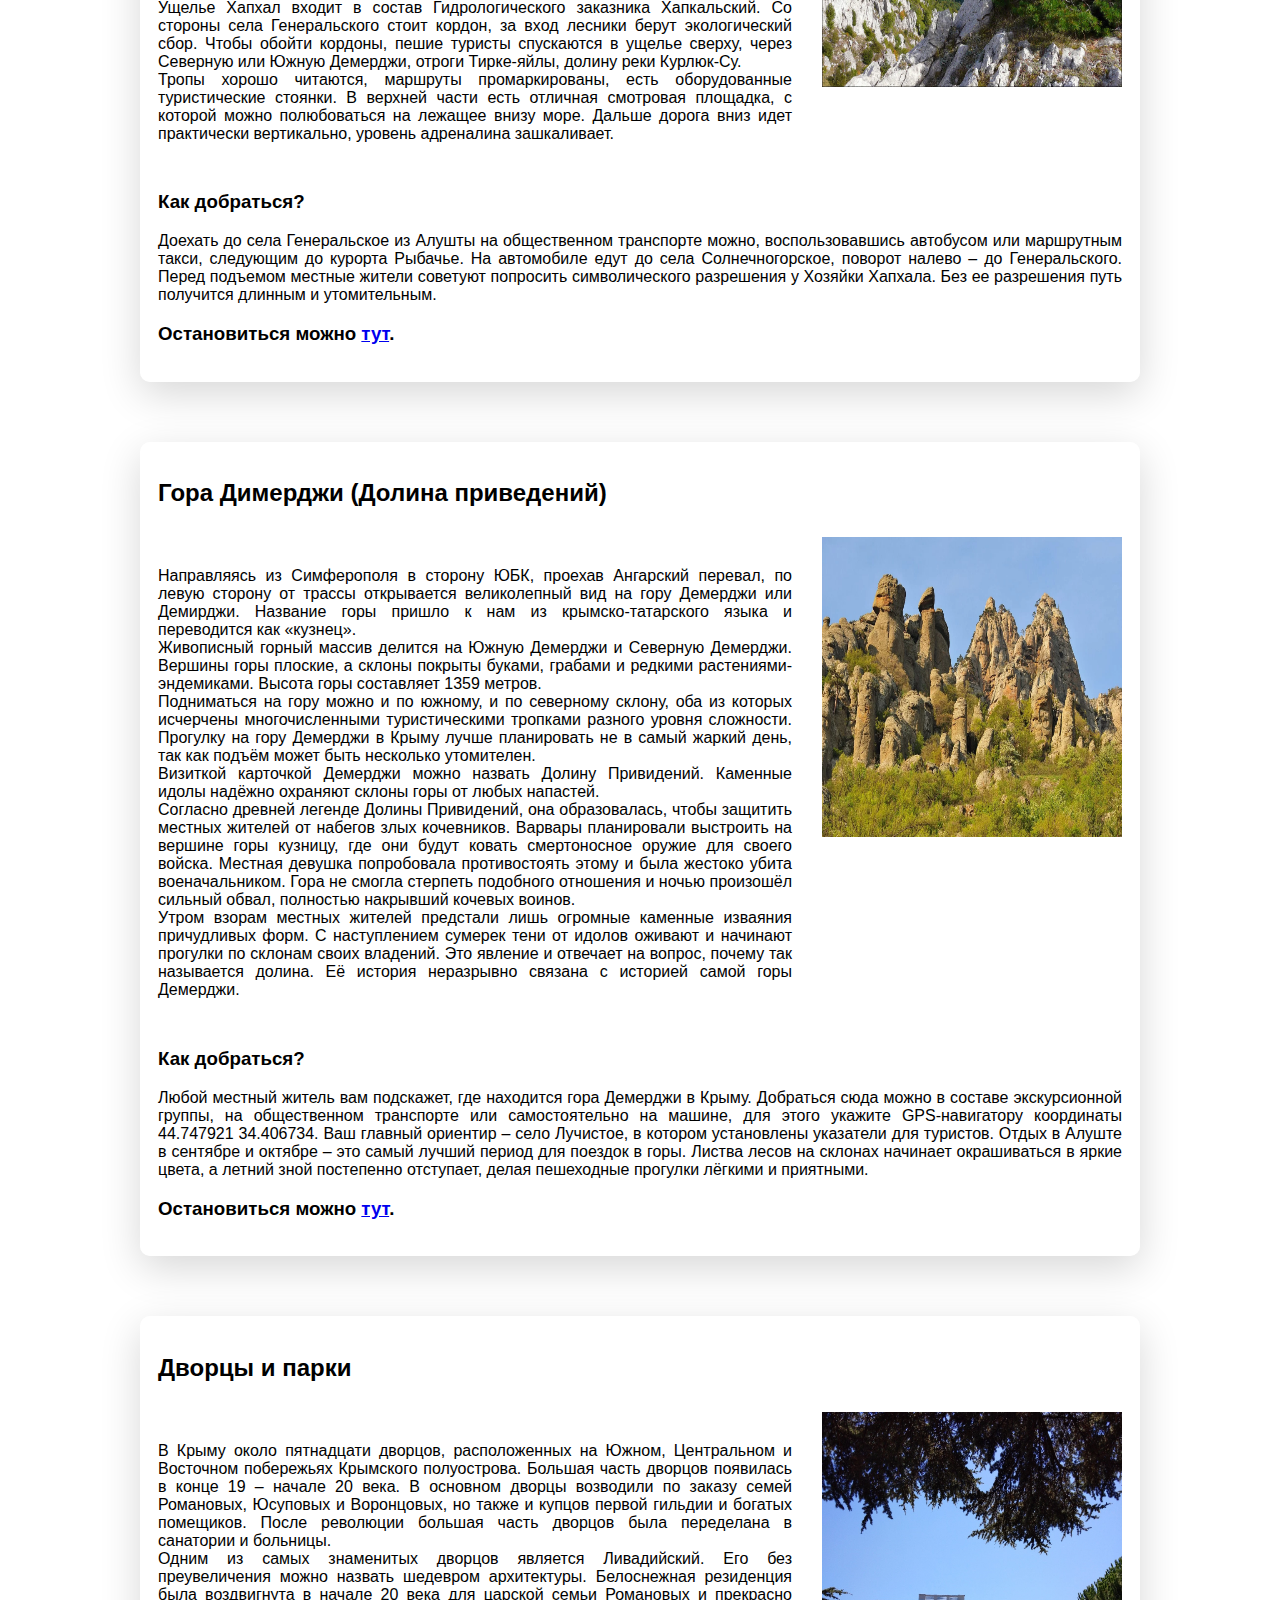
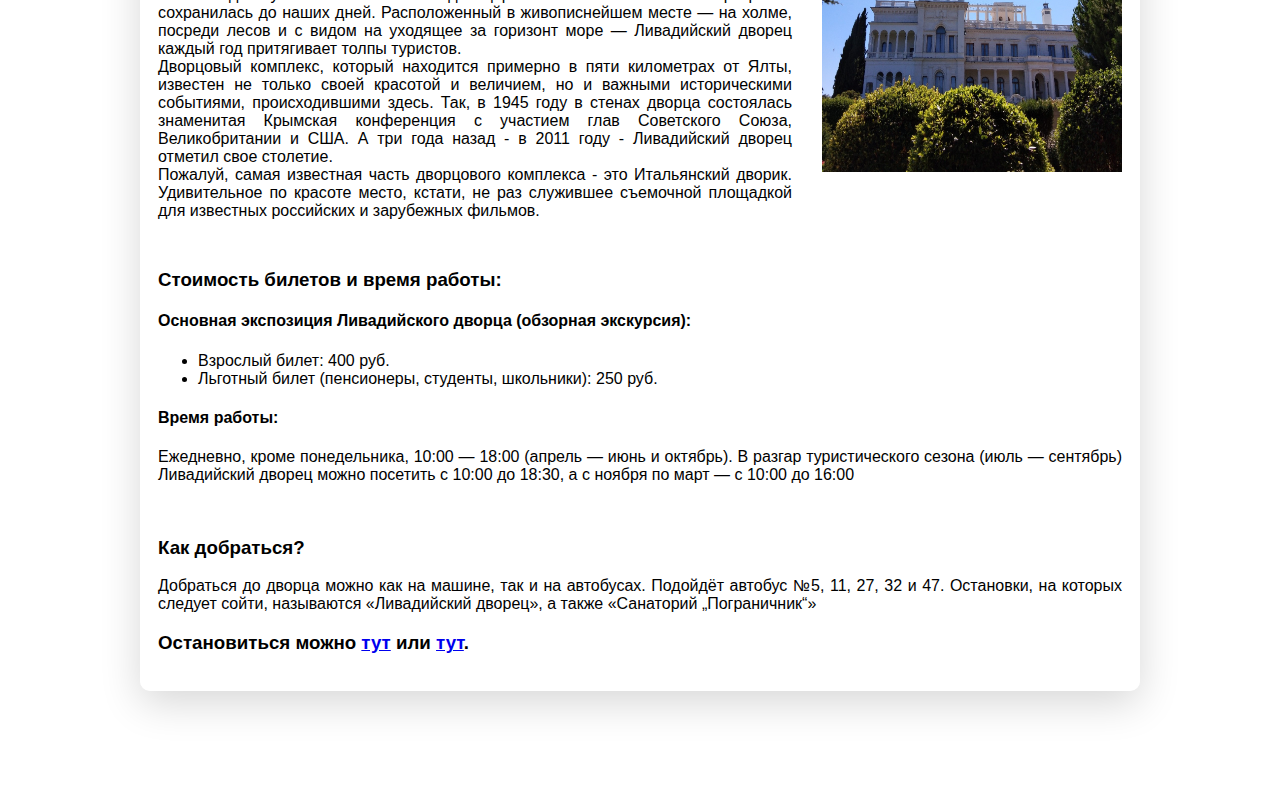
<file: south.html>
<!DOCTYPE html>
<html lang="ru">
<head>
	<meta charset="utf-8">
	<title>Южная часть</title>
	<link rel="stylesheet" type="text/css" href="css/style_s.css">
</head>
<body>
	<div class="main"> 
		<img src="img/south_main.jpg" class="img_s">
		<div class="text_main">
			<p class="titl">Южная часть</p>
			<p class="titl_txt">Южное побережье Крыма – это место, куда хотят попасть большинство туристов, решивших организовать свой отдых именно на этом полуострове. И это неудивительно, ведь, во-первых, здешний климат отличается от климата на остальной крымской территории, а, во-вторых, концентрация всевозможных достопримечательностей здесь максимальна. Южный берег Крыма берёт своё начало на мысе Айя, проходит вдоль берега в виде широкой полосы между горами и морской гладью, и заканчивается горным массивом Кара Даг в районе Феодосии. В целом, южная часть полуострова занимает 180 километров берега.Рельеф южной части, в отличие от остального Крыма, гористый. Вас будут окружать горы, что обеспечивает прекрасные виды и постоянные спуски и подъёмы на вашем пути. Ещё одна особенность такого рельефа – разный микроклимат и погода на курортах находящихся всего в нескольких километрах друг от друга. Вот лишь некоторые интересные места южной части удивительного полуострова Крым.</p>
		</div>
	</div>
	<div class="main-content">
		<div class="info">
			<div class="page">
				<h2>Водопад Джур-джур</h2>
				<div class="block">
					<p class="txt2">Горная местность Крыма насыщена водопадами. Однако среди них есть только один, полюбоваться которым можно в любое время года. Называется он Джур-Джур. Водопад образовался на самом большом пятнадцатиметровом пороге реки Улу-Узень, совсем близко от села Генеральское Алуштинского района. Туристы, посетившие Джур-Джур, обязательно хотят искупаться под его мощными струями. Но это развлечение можно отнести к разряду экстремальных, так как вода в нём имеет температуру не более 11°С, и она настолько тяжёлая, что «обжигает» тело. Тем не менее, желающих получить подобные ощущения немало.</p>
					<img src="img/south_jurjur.jpg" width="300">	
				</div>
				<div>
					<h3>Как добраться?</h3><p>Водопад Джур-Джур находится на высоте 468 метров выше уровня моря, в ущелье Хапхал. Доехав до села Малореченское, поворачиваете по указателям в сторону села Генеральское, 8 км и Вы на месте. Автомобиль можно оставить на стоянке и двинуться в путь пешком или нанять машину, которая Вас довезет к водопаду Джур-Джур. В среднем за перевозку берут 1400-1500 руб. Только самые отважные продолжают двигаться на личном транспорте. Пешком дойти до водопада Джур-Джур конечно можно (расстояние около 1 км), но поход под палящим крымским солнцем вряд ли доставит удовольствие. На этот случай местные жители организовали услугу по перевозке людей от села до водопада. Причём перевозка осуществляется на автомобилях марки УАЗ, учитывая особенности местного рельефа. Сама поездка пощекочет нервы, так как опытные водители осуществляют очень крутые спуски.</p>
					<h3>Остановиться можно <a href="https://tropki.ru/rossiya/krym/generalskoe/gostevye-doma">тут</a>.</h3>
				</div>
			</div>
			<div class="page">
				<h2>Хапхальское ущелье</h2>
				<div class="block">
					<p class="txt2">Расположен этот тихий, спокойный уголок в юго-восточной части полуострова. Раскинулся каньон в центральной части Крымской гряды, в южных предгорьях, на территории Алуштинского горсовета, немного западнее поселка Генеральское.<br>Переводится «Хапхал» (точнее Хаб-Хал) с татарского так: «волчья пасть». Наверное, так назвали его за странную форму каменных гребней со стороны Демерджи. Зубчатые отвесные склоны, упавшие деревья и огромные валуны, небрежно разбросанные вдоль русла Улу-Узеня, добавляют пейзажу мистики и таинственности. Кроны высоких буков задерживают солнечный свет, а стволы, обвитые плющом, похожи на частокол, построенный грозными великанами.<br>Ущелье Хапхал входит в состав Гидрологического заказника Хапкальский. Со стороны села Генеральского стоит кордон, за вход лесники берут экологический сбор. Чтобы обойти кордоны, пешие туристы спускаются в ущелье сверху, через Северную или Южную Демерджи, отроги Тирке-яйлы, долину реки Курлюк-Су.<br>Тропы хорошо читаются, маршруты промаркированы, есть оборудованные туристические стоянки. В верхней части есть отличная смотровая площадка, с которой можно полюбоваться на лежащее внизу море. Дальше дорога вниз идет практически вертикально, уровень адреналина зашкаливает.</p>
					<img src="img/south_haphal.jpg" width="300" height="280">	
				</div>
				<div>
					<h3>Как добраться?</h3><p>Доехать до села Генеральское из Алушты на общественном транспорте можно, воспользовавшись автобусом или маршрутным такси, следующим до курорта Рыбачье. На автомобиле едут до села Солнечногорское, поворот налево – до Генеральского. Перед подъемом местные жители советуют попросить символического разрешения у Хозяйки Хапхала. Без ее разрешения путь получится длинным и утомительным.</p>
					<h3>Остановиться можно <a href="https://tropki.ru/rossiya/krym/generalskoe/gostevye-doma">тут</a>.</h3>
				</div>
			</div>
			<div class="page">
				<h2>Гора Димерджи (Долина приведений)</h2>
				<div class="block">
					<p class="txt2">Направляясь из Симферополя в сторону ЮБК, проехав Ангарский перевал, по левую сторону от трассы открывается великолепный вид на гору Демерджи или Демирджи. Название горы пришло к нам из крымско-татарского языка и переводится как «кузнец».<br>Живописный горный массив делится на Южную Демерджи и Северную Демерджи. Вершины горы плоские, а склоны покрыты буками, грабами и редкими растениями-эндемиками. Высота горы составляет 1359 метров.<br>Подниматься на гору можно и по южному, и по северному склону, оба из которых исчерчены многочисленными туристическими тропками разного уровня сложности. Прогулку на гору Демерджи в Крыму лучше планировать не в самый жаркий день, так как подъём может быть несколько утомителен.<br>Визиткой карточкой Демерджи можно назвать Долину Привидений. Каменные идолы надёжно охраняют склоны горы от любых напастей.<br>Согласно древней легенде Долины Привидений, она образовалась, чтобы защитить местных жителей от набегов злых кочевников. Варвары планировали выстроить на вершине горы кузницу, где они будут ковать смертоносное оружие для своего войска. Местная девушка попробовала противостоять этому и была жестоко убита военачальником. Гора не смогла стерпеть подобного отношения и ночью произошёл сильный обвал, полностью накрывший кочевых воинов.<br>Утром взорам местных жителей предстали лишь огромные каменные изваяния причудливых форм. С наступлением сумерек тени от идолов оживают и начинают прогулки по склонам своих владений. Это явление и отвечает на вопрос, почему так называется долина. Её история неразрывно связана с историей самой горы Демерджи.</p>
					<img src="img/south_dolina.jpg" width="300" height="300">	
				</div>
				<div>
					<h3>Как добраться?</h3><p>Любой местный житель вам подскажет, где находится гора Демерджи в Крыму. Добраться сюда можно в составе экскурсионной группы, на общественном транспорте или самостоятельно на машине, для этого укажите GPS-навигатору координаты 44.747921 34.406734. Ваш главный ориентир – село Лучистое, в котором установлены указатели для туристов. Отдых в Алуште в сентябре и октябре – это самый лучший период для поездок в горы. Листва лесов на склонах начинает окрашиваться в яркие цвета, а летний зной постепенно отступает, делая пешеходные прогулки лёгкими и приятными.</p>
					<h3>Остановиться можно <a href="https://долина-привидений.рф/">тут</a>.</h3>
				</div>
			</div>
			<div class="page">
				<h2>Дворцы и парки</h2>
				<div class="block">
					<p class="txt2">В Крыму около пятнадцати дворцов, расположенных на Южном, Центральном и Восточном побережьях Крымского полуострова. Большая часть дворцов появилась в конце 19 – начале 20 века. В основном дворцы возводили по заказу семей Романовых, Юсуповых и Воронцовых, но также и купцов первой гильдии и богатых помещиков. После революции большая часть дворцов была переделана в санатории и больницы.<br>Одним из самых знаменитых дворцов является Ливадийский. Его без преувеличения можно назвать шедевром архитектуры. Белоснежная резиденция была воздвигнута в начале 20 века для царской семьи Романовых и прекрасно сохранилась до наших дней. Расположенный в живописнейшем месте — на холме, посреди лесов и с видом на уходящее за горизонт море — Ливадийский дворец каждый год притягивает толпы туристов.<br>Дворцовый комплекс, который находится примерно в пяти километрах от Ялты, известен не только своей красотой и величием, но и важными историческими событиями, происходившими здесь. Так, в 1945 году в стенах дворца состоялась знаменитая Крымская конференция с участием глав Советского Союза, Великобритании и США. А три года назад - в 2011 году - Ливадийский дворец отметил свое столетие.<br>Пожалуй, самая известная часть дворцового комплекса - это Итальянский дворик. Удивительное по красоте место, кстати, не раз служившее съемочной площадкой для известных российских и зарубежных фильмов.</p>
					<img src="img/south_livadia.jpg" width="300" height="360">	
				</div>
				<div>
					<h3>Стоимость билетов и время работы:</h3>
					<h4>Основная экспозиция Ливадийского дворца (обзорная экскурсия):</h4>
					<ul>
						<li>Взрослый билет: 400 руб.</li>
						<li>Льготный билет (пенсионеры, студенты, школьники): 250 руб.</li>
					</ul>
					<h4>Время работы:</h4>
					<p>Ежедневно, кроме понедельника, 10:00 — 18:00 (апрель — июнь и октябрь). В разгар туристического сезона (июль — сентябрь) Ливадийский дворец можно посетить с 10:00 до 18:30, а с ноября по март — с 10:00 до 16:00</p><br>
					<h3>Как добраться?</h3><p>Добраться до дворца можно как на машине, так и на автобусах. Подойдёт автобус №5, 11, 27, 32 и 47. Остановки, на которых следует сойти, называются «Ливадийский дворец», а также «Санаторий „Пограничник“»</p>
					<h3>Остановиться можно <a href="https://hotellivadia.ru/">тут</a> или <a href="https://tvil.ru/city/yalta/hotels/1180793/">тут</a>.</h3>
				</div>
			</div>
		</div>
	</div>
</body>
</html>
</file>
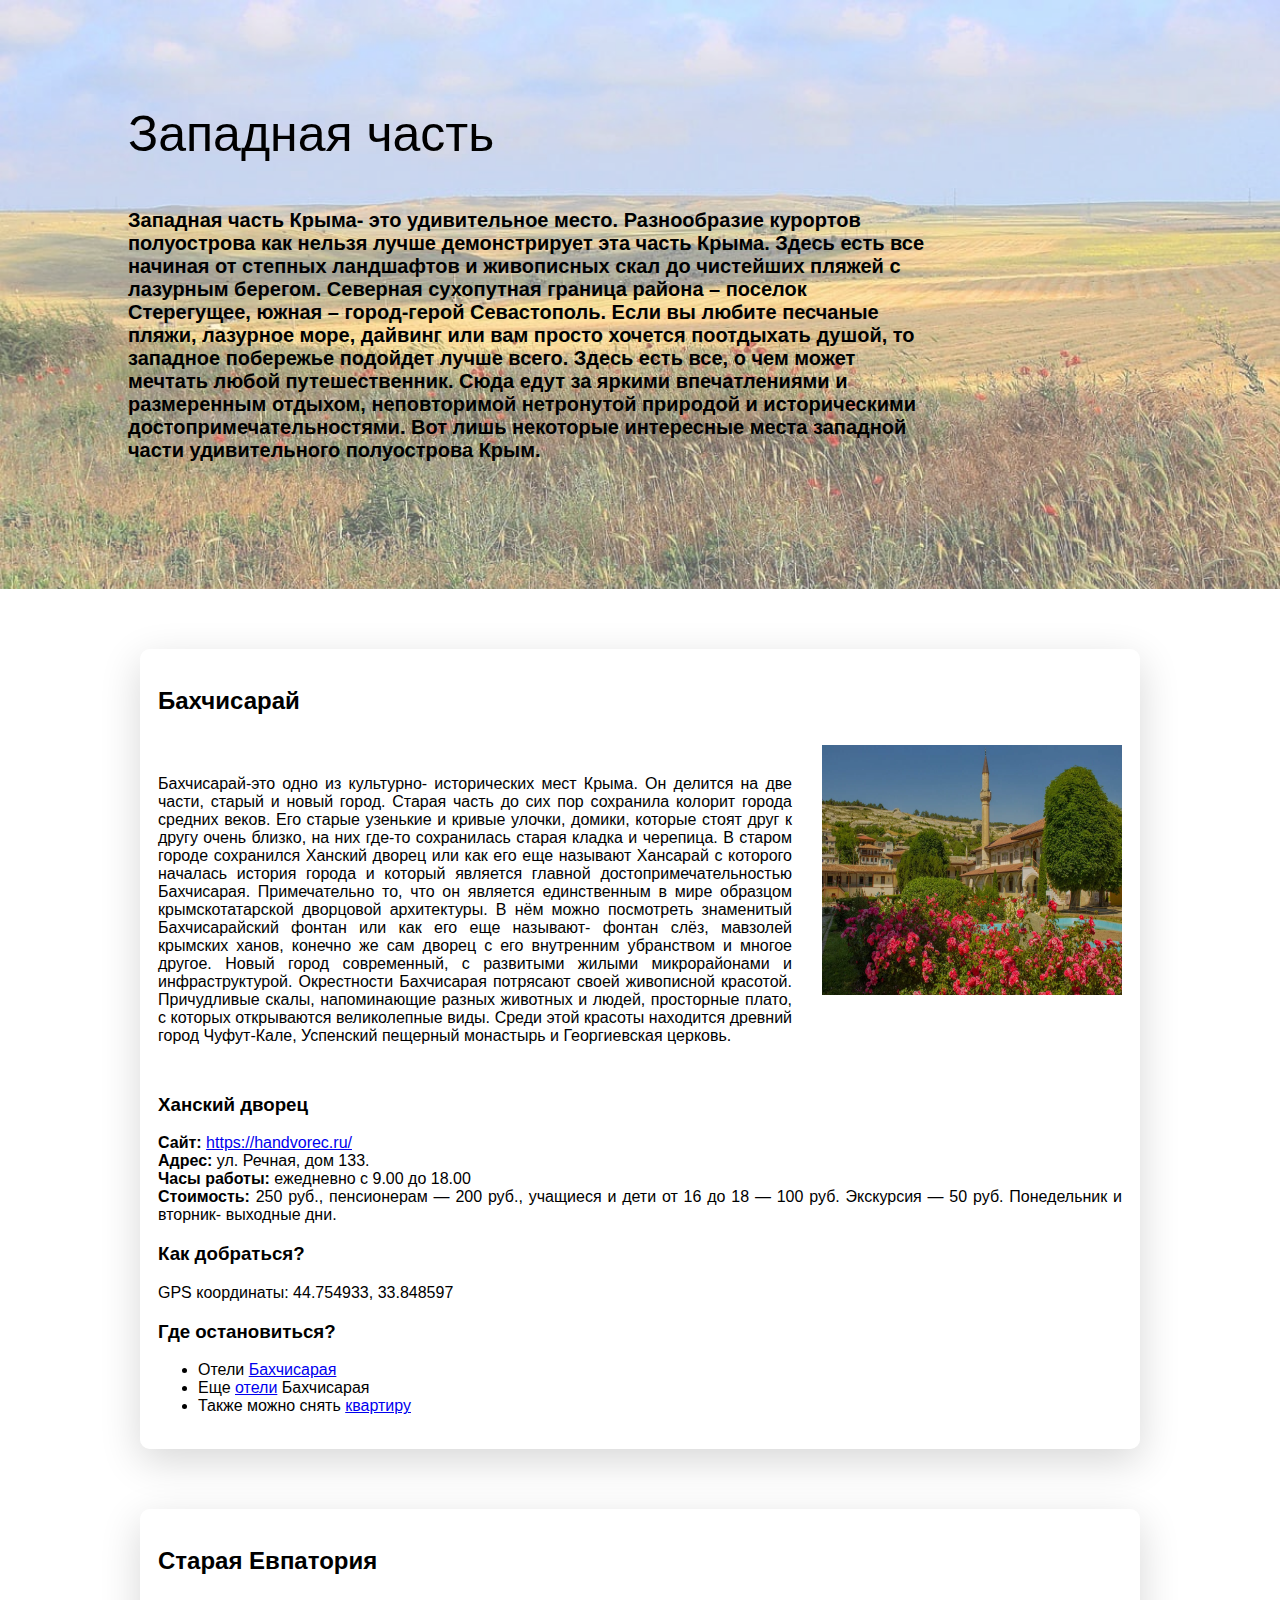
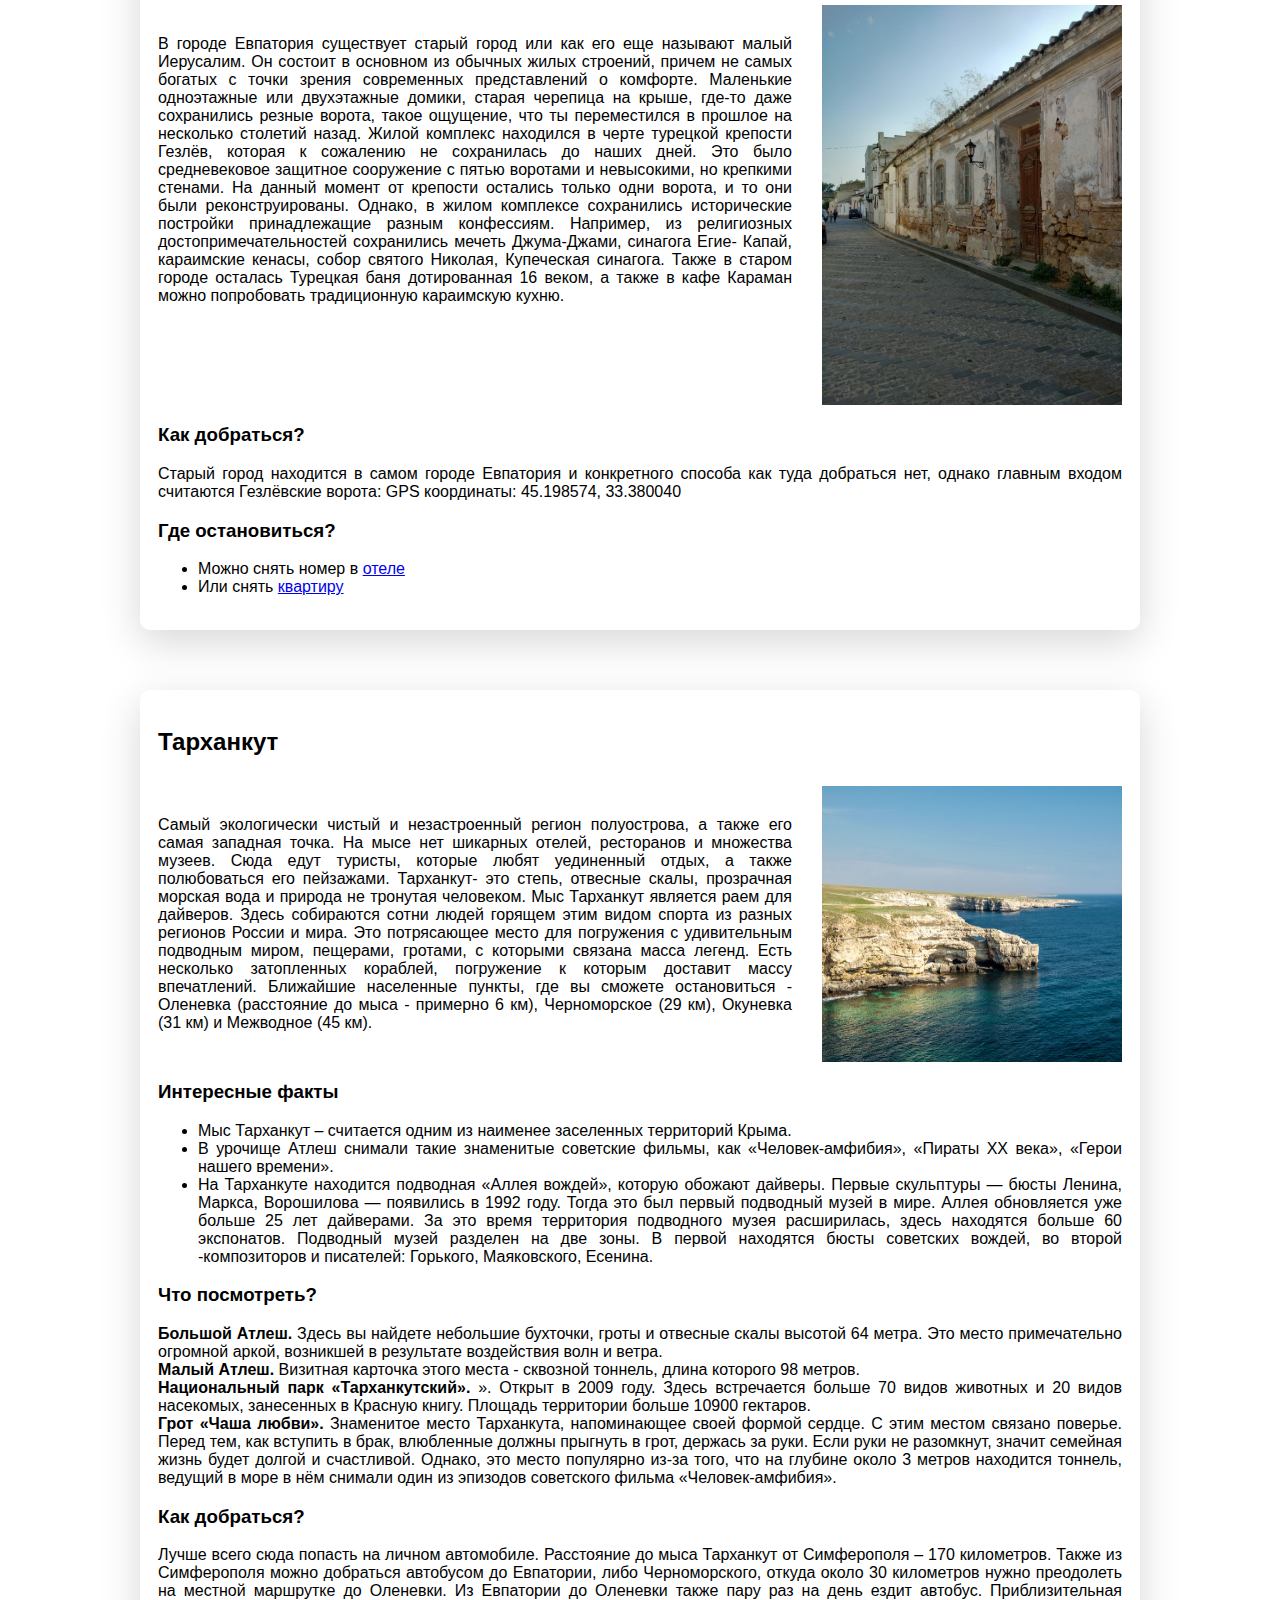
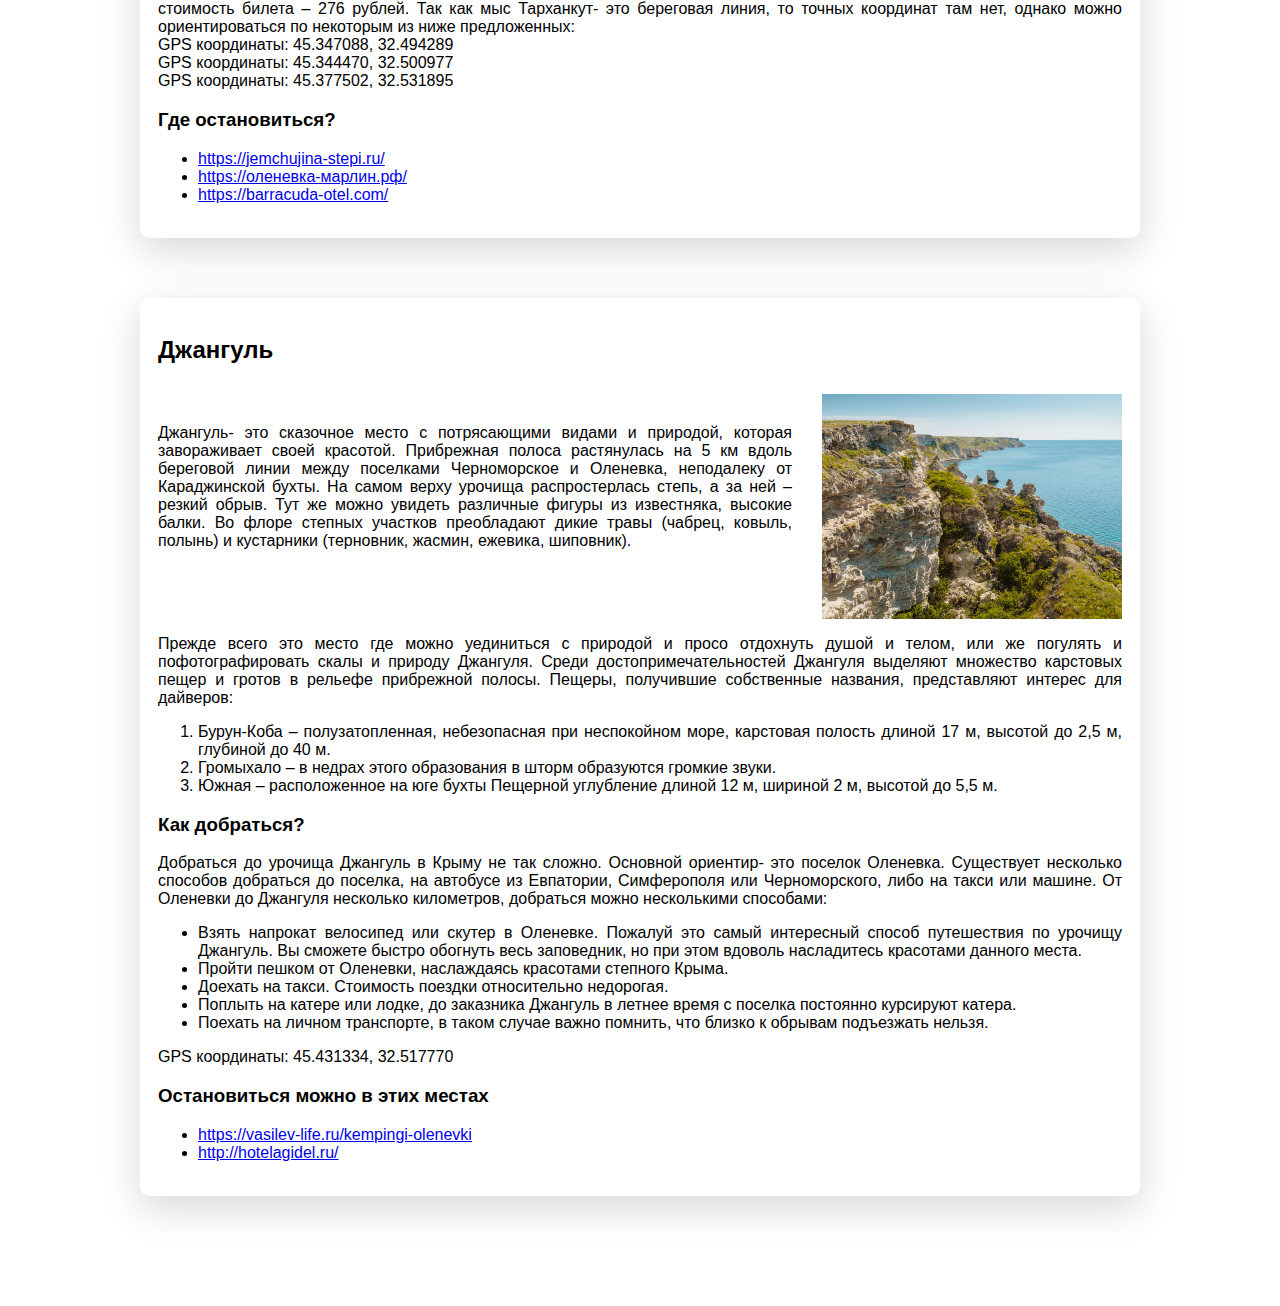
<file: west.html>
<!DOCTYPE html>
<html lang="ru">
<head>
	<meta charset="utf-8">
	<title>Западная часть</title>
	<link rel="stylesheet" type="text/css" href="css/style_w.css">
</head>
<body>
	<div class="main"> 
		<img src="img/west_main.jpg" class="img_w">
		<div class="text_main">
			<p class="titl">Западная часть</p>
			<p class="titl_txt">Западная часть Крыма- это удивительное место. Разнообразие курортов полуострова как нельзя лучше демонстрирует эта часть Крыма. Здесь есть все начиная от степных ландшафтов и живописных скал до чистейших пляжей с лазурным берегом. Северная сухопутная граница района – поселок Стерегущее, южная – город-герой Севастополь. Если вы любите песчаные пляжи, лазурное море, дайвинг или вам просто хочется поотдыхать душой, то западное побережье подойдет лучше всего. Здесь есть все, о чем может мечтать любой путешественник. Сюда едут за яркими впечатлениями и размеренным отдыхом, неповторимой нетронутой природой и историческими достопримечательностями. Вот лишь некоторые интересные места западной части удивительного полуострова Крым.</p>
		</div>
	</div>
	<div class="main-content">
		<div class="info">
			<div class="page">
				<h2>Бахчисарай</h2>
				<div class="block">
					<p class="txt2">Бахчисарай-это одно из культурно- исторических мест Крыма. Он делится на две части, старый и новый город. Старая часть до сих пор сохранила колорит города средних веков. Его старые узенькие и кривые улочки, домики, которые стоят друг к другу очень близко, на них где-то сохранилась старая кладка и черепица. В старом городе сохранился Ханский дворец или как его еще называют Хансарай с которого началась история города и который является главной достопримечательностью Бахчисарая. Примечательно то, что он является единственным в мире образцом крымскотатарской дворцовой архитектуры. В нём можно посмотреть знаменитый Бахчисарайский фонтан или как его еще называют- фонтан слёз, мавзолей крымских ханов, конечно же сам дворец с его внутренним убранством и многое другое. Новый город современный, с развитыми жилыми микрорайонами и инфраструктурой. Окрестности Бахчисарая потрясают своей живописной красотой. Причудливые скалы, напоминающие разных животных и людей, просторные плато, с которых открываются великолепные виды. Среди этой красоты находится древний город Чуфут-Кале, Успенский пещерный монастырь и Георгиевская церковь.</p>
					<img src="img/west_bakhchisaraj.jpg" width="300" height="250">	
				</div>
				<div>
					<h3>Ханский дворец</h3><p>
					<b>Сайт:</b> <a href="https://handvorec.ru/">https://handvorec.ru/</a><br>
					<b>Адрес:</b> ул. Речная, дом 133.<br>
					<b>Часы работы:</b> ежедневно с 9.00 до 18.00<br>
					<b>Стоимость:</b> 250 руб., пенсионерам — 200 руб., учащиеся и дети от 16 до 18 — 100 руб. Экскурсия — 50 руб. Понедельник и вторник- выходные дни.
					</p>
					<h3>Как добраться?</h3><p>GPS координаты: 44.754933, 33.848597</p>
					<h3>Где остановиться?</h3>
					<ul>
						<li>Отели <a href="https://travel.yandex.ru/hotels/bahchisaraj/">Бахчисарая</a></li>
						<li>Еще <a href="https://tvil.ru/city/bahchisarai/hotels/">отели</a> Бахчисарая</li>
						<li>Также можно снять <a href="https://www.avito.ru/bahchisaray/kvartiry/sdam-ASgBAgICAUSSA8gQ">квартиру</a></li>
					</ul>
				</div>
			</div>
			<div class="page">
				<h2>Старая Евпатория</h2>
				<div class="block">
					<p class="txt2">В городе Евпатория существует старый город или как его еще называют малый Иерусалим. Он состоит в основном из обычных жилых строений, причем не самых богатых с точки зрения современных представлений о комфорте. Маленькие одноэтажные или двухэтажные домики, старая черепица на крыше, где-то даже сохранились резные ворота, такое ощущение, что ты переместился в прошлое на несколько столетий назад. Жилой комплекс находился в черте турецкой крепости Гезлёв, которая к сожалению не сохранилась до наших дней. Это было средневековое защитное сооружение с пятью воротами и невысокими, но крепкими стенами. На данный момент от крепости остались только одни ворота, и то они были реконструированы. Однако, в жилом комплексе сохранились исторические постройки принадлежащие разным конфессиям. Например, из религиозных достопримечательностей сохранились мечеть Джума-Джами, синагога Егие- Капай, караимские кенасы, собор святого Николая, Купеческая синагога. Также в старом городе осталась Турецкая баня дотированная 16 веком, а также в кафе Караман можно попробовать традиционную караимскую кухню.</p>
					<img src="img/west_evpatoria.jpg" width="300">	
				</div>
				<div>
					<h3>Как добраться?</h3><p>Старый город находится в самом городе Евпатория и конкретного способа как туда добраться нет, однако главным входом считаются Гезлёвские ворота: GPS координаты: 45.198574, 33.380040 </p>
					<h3>Где остановиться?</h3>
					<ul>
						<li>Можно снять номер в <a href="https://tvil.ru/city/evpatoriya/staryi-gorod/#map">отеле</a></li>
						<li>Или снять <a href="https://kvartirka.com/russia/evpatoria/gde-ostanovitsya/?utm_source=yandex_direct&utm_medium=cpc&utm_campaign=63770960&utm_content=evpatoria_11014591417&utm_term=Где%20остановиться%20в%20Евпатории&spoofhead=Где%20остановиться%20в%20Евпатории&yclid=6599903877312340649">квартиру</a></li>
					</ul>
				</div>
			</div>
			<div class="page">
				<h2>Тарханкут</h2>
				<div class="block">
					<p class="txt2">Самый экологически чистый и незастроенный регион полуострова, а также его самая западная точка. На мысе нет шикарных отелей, ресторанов и множества музеев. Сюда едут туристы, которые любят уединенный отдых, а также полюбоваться его пейзажами. Тарханкут- это степь, отвесные скалы, прозрачная морская вода и природа не тронутая человеком. Мыс Тарханкут является раем для дайверов. Здесь собираются сотни людей горящем этим видом спорта из разных регионов России и мира. Это потрясающее место для погружения с удивительным подводным миром, пещерами, гротами, с которыми связана масса легенд. Есть несколько затопленных кораблей, погружение к которым доставит массу впечатлений. Ближайшие населенные пункты, где вы сможете остановиться - Оленевка (расстояние до мыса - примерно 6 км), Черноморское (29 км), Окуневка (31 км) и Межводное (45 км).</p>
					<img src="img/west_tarhankut.jpg" width="300">	
				</div>
				<div>
					<h3>Интересные факты</h3><p>
					<ul>
						<li>Мыс Тарханкут – считается одним из наименее заселенных территорий Крыма.</li>
						<li>В урочище Атлеш снимали такие знаменитые советские фильмы, как «Человек-амфибия», «Пираты ХХ века», «Герои нашего времени».</li>
						<li>На Тарханкуте находится подводная «Аллея вождей», которую обожают дайверы. Первые скульптуры — бюсты Ленина, Маркса, Ворошилова — появились в 1992 году. Тогда это был первый подводный музей в мире. Аллея обновляется уже больше 25 лет дайверами. За это время территория подводного музея расширилась, здесь находятся больше 60 экспонатов. Подводный музей разделен на две зоны. В первой находятся бюсты советских вождей, во второй -композиторов и писателей: Горького, Маяковского, Есенина.</li>
					</ul></p>
					<h3>Что посмотреть?</h3><p>
					<b>Большой Атлеш.</b> Здесь вы найдете небольшие бухточки, гроты и отвесные скалы высотой 64 метра. Это место примечательно огромной аркой, возникшей в результате воздействия волн и ветра.<br>
					<b>Малый Атлеш.</b> Визитная карточка этого места - сквозной тоннель, длина которого 98 метров.<br>
					<b>Национальный парк «Тарханкутский».</b> ». Открыт в 2009 году. Здесь встречается больше 70 видов животных и 20 видов насекомых, занесенных в Красную книгу. Площадь территории больше 10900 гектаров.<br>
					<b>Грот «Чаша любви».</b> Знаменитое место Тарханкута, напоминающее своей формой сердце. С этим местом связано поверье. Перед тем, как вступить в брак, влюбленные должны прыгнуть в грот, держась за руки. Если руки не разомкнут, значит семейная жизнь будет долгой и счастливой. Однако, это место популярно из-за того, что на глубине около 3 метров находится тоннель, ведущий в море в нём снимали один из эпизодов советского фильма «Человек-амфибия».<br>
					</p>
					<h3>Как добраться?</h3><p>Лучше всего сюда попасть на личном автомобиле. Расстояние до мыса Тарханкут от Симферополя – 170 километров. Также из Симферополя можно добраться автобусом до Евпатории, либо Черноморского, откуда около 30 километров нужно преодолеть на местной маршрутке до Оленевки. Из Евпатории до Оленевки также пару раз на день ездит автобус. Приблизительная стоимость билета – 276 рублей. Так как мыс Тарханкут- это береговая линия, то точных координат там нет, однако можно ориентироваться по некоторым из ниже предложенных: <br>GPS координаты: 45.347088, 32.494289<br>GPS координаты: 45.344470, 32.500977<br>GPS координаты: 45.377502, 32.531895</p>
					<h3>Где остановиться?</h3>
					<ul>
						<li><a href="https://jemchujina-stepi.ru/">https://jemchujina-stepi.ru/</a></li>
						<li><a href="https://оленевка-марлин.рф/">https://оленевка-марлин.рф/</a></li>
						<li><a href="https://barracuda-otel.com/">https://barracuda-otel.com/</a></li>
					</ul>
				</div>
			</div>
			<div class="page">
				<h2>Джангуль</h2>
				<div class="block">
					<p class="txt2">Джангуль- это сказочное место с потрясающими видами и природой, которая завораживает своей красотой. Прибрежная полоса растянулась на 5 км вдоль береговой линии между поселками Черноморское и Оленевка, неподалеку от Караджинской бухты. На самом верху урочища распростерлась степь, а за ней – резкий обрыв. Тут же можно увидеть различные фигуры из известняка, высокие балки. Во флоре степных участков преобладают дикие травы (чабрец, ковыль, полынь) и кустарники (терновник, жасмин, ежевика, шиповник).
					</p>
					<img src="img/west_djangul.jpg" width="300">	
				</div>
				<div>
					<p>Прежде всего это место где можно уединиться с природой и просо отдохнуть душой и телом, или же погулять и пофотографировать скалы и природу Джангуля. Среди достопримечательностей Джангуля выделяют множество карстовых пещер и гротов в рельефе прибрежной полосы. Пещеры, получившие собственные названия, представляют интерес для дайверов:
					<ol>
						<li>Бурун-Коба – полузатопленная, небезопасная при неспокойном море, карстовая полость длиной 17 м, высотой до 2,5 м, глубиной до 40 м.</li>
						<li>Громыхало – в недрах этого образования в шторм образуются громкие звуки.</li>
						<li>Южная – расположенное на юге бухты Пещерной углубление длиной 12 м, шириной 2 м, высотой до 5,5 м.</li>
					</ol>
					</p>
					<h3>Как добраться?</h3><p>Добраться до урочища Джангуль в Крыму не так сложно. Основной ориентир- это поселок Оленевка. Существует несколько способов добраться до поселка, на автобусе из Евпатории, Симферополя или Черноморского, либо на такси или машине. От Оленевки до Джангуля несколько километров, добраться можно несколькими способами:
					<ul>
						<li>Взять напрокат велосипед или скутер в Оленевке. Пожалуй это самый интересный способ путешествия по урочищу Джангуль. Вы сможете быстро обогнуть весь заповедник, но при этом вдоволь насладитесь красотами данного места.</li>
						<li>Пройти пешком от Оленевки, наслаждаясь красотами степного Крыма.</li>
						<li>Доехать на такси. Стоимость поездки относительно недорогая.</li>
						<li>Поплыть на катере или лодке, до заказника Джангуль в летнее время с поселка постоянно курсируют катера.</li>
						<li>Поехать на личном транспорте, в таком случае важно помнить, что близко к обрывам подъезжать нельзя.</li>
					</ul>
					GPS координаты: 45.431334, 32.517770
					</p>
					<h3>Остановиться можно в этих местах</h3>
					<ul>
						<li><a href="https://vasilev-life.ru/kempingi-olenevki ">https://vasilev-life.ru/kempingi-olenevki </a></li>
						<li><a href="http://hotelagidel.ru/ ">http://hotelagidel.ru/ </a></li>
					</ul>
				</div>
			</div>
		</div>
	</div>
</body>
</html>
</file>
<file: css/style.css>
body {
	font-family: Oswald, sans-serif;
	text-decoration: none;
	padding: 0;
	margin: 0 auto;
	max-width: 1920px;
}

.img_m{
    opacity: 0.65;
	height: auto;
	width: 100%;
	position: absolute;
	z-index: -1;
}

.headers {
	width: 100%;
	height: 100vh;
	overflow: hidden;
	position: relative;
	text-align: center;
	display: flex;
	align-items: center;
	justify-content: center;
}

.main-content {
	position: relative;
	display: flex;
	flex-direction: column;
	height: 100vh;
	
}

h1{
	color: #fff;
	font-size: 55px;
}

h1:hover {

}

.compasses-section {
	display: flex;
	position: relative;
	margin: 0 auto;
}

.info_crimea {
	font-size: 20px;
	width: 70%;
	text-align: justify;
	margin: 0 auto;
	margin-top: 25px;
	margin-bottom: 100px;
}

.info_crimea p {
	font-size: 28px;
}

.info2{
	font-size: 20px;
	width: 70%;
	text-align: justify;
	margin: 0 auto;
	margin-top: 100px;
	margin-bottom: 100px;
	position: absolute;
}

.l1{
	font-size: 20px;
	text-transform: uppercase;
	text-decoration: none;
	font-weight: bold;
	color: black;
	text-decoration-color: black;
	line-height: 2;
}

.link {
	position: absolute;
	font-size: 46px;
	text-transform: uppercase;
	text-decoration: none;
	font-weight: bold;
	color: black;
	text-decoration-color: black;
	line-height: 46px;
	opacity: 0.55;
}

.link:hover {
	opacity: 1;
}

.l-s {
	top: calc(100% + 10px);
	left: calc(50% - 23px);
}

.l-e {
	left: calc(100% + 10px);
	top: calc(50% - 23px);

}

.l-w {
	right: calc(100% + 10px);
	top: calc(50% - 23px);
}


.compasses {
	margin: 0 auto;
	width: 290px;
}
</file>
<file: css/style_e.css>
body{
	font-family: Oswald, sans-serif;
	text-decoration: none;
	text-align: justify;
	padding: 0;
	margin: 0;
}


.img_e{
    opacity: 0.65;
	width: 100%;
}

.main{
	margin: 0 auto;
	width: 100%;
	max-width: 1920px;
	height: 589px;
	overflow: hidden;
	position: relative;
	text-align: left;
}

.main-content {
	width: 100%;
	margin: 0 auto;
	display: flex;
}

.text_main{
	position: absolute;
    top: 10%;
    left: 10%;
}

.titl{
	font-size: 50px;
	line-height: 1;
}

.titl_txt{
	font-size: 20px;
	max-width: 70%;
	font-weight: bold;
	line-height: 28px;
}

.info{
	max-width: 1000px;
	margin: 0 auto;
	margin-bottom: 50px;
}

.block{
	margin-top: 30px;
	display: flex;
	justify-content: space-between;
}

.txt2{
	margin: 30px 30px 30px 0px;
}

.page{
	margin-top: 60px;
	margin-bottom: 60px;
	background: rgba(255, 255, 255, 0.6);
    border-radius: 10px;
    padding: 18px;
	box-shadow: 0px 12px 40px rgba(0, 0, 0, 0.16);
}
</file>
<file: css/style_s.css>
body{
	font-family: Oswald, sans-serif;
	text-decoration: none;
	text-align: justify;
	padding: 0;
	margin: 0;
}


.img_s{
    opacity: 0.65;
	width: 100%;
}

.main{
	margin: 0 auto;
	width: 100%;
	max-width: 1920px;
	height: 589px;
	overflow: hidden;
	position: relative;
	text-align: left;
}

.main-content {
	width: 100%;
	margin: 0 auto;
	display: flex;
}

.text_main{
	position: absolute;
    top: 10%;
    left: 10%;
}

.titl{
	font-size: 50px;
	line-height: 1;
}

.titl_txt{
	font-size: 20px;
	max-width: 70%;
	font-weight: bold;
}

.info{
	max-width: 1000px;
	margin: 0 auto;
	margin-bottom: 50px;
}

.block{
	margin-top: 30px;
	display: flex;
	justify-content: space-between;
}

.txt2{
	margin: 30px 30px 30px 0px;
}

.page{
	margin-top: 60px;
	margin-bottom: 60px;
	background: rgba(255, 255, 255, 0.6);
    border-radius: 10px;
    padding: 18px;
	box-shadow: 0px 12px 40px rgba(0, 0, 0, 0.16);
}
</file>
<file: css/style_w.css>
body{
	font-family: Oswald, sans-serif;
	text-decoration: none;
	text-align: justify;
	padding: 0;
	margin: 0;
}


.img_w{
    opacity: 0.65;
	width: 100%;
}

.main{
	margin: 0 auto;
	width: 100%;
	max-width: 1920px;
	height: 589px;
	overflow: hidden;
	position: relative;
	text-align: left;
}

.main-content {
	width: 100%;
	margin: 0 auto;
	display: flex;
}

.text_main{
	position: absolute;
    top: 10%;
    left: 10%;
}

.titl{
	font-size: 50px;
	line-height: 1;
}

.titl_txt{
	font-size: 20px;
	max-width: 70%;
	font-weight: bold;
}

.info{
	max-width: 1000px;
	margin: 0 auto;
	margin-bottom: 50px;
}

.block{
	margin-top: 30px;
	display: flex;
	justify-content: space-between;
}

.txt2{
	margin: 30px 30px 30px 0px;
}

.page{
	margin-top: 60px;
	margin-bottom: 60px;
	background: rgba(255, 255, 255, 0.6);
    border-radius: 10px;
    padding: 18px;
	box-shadow: 0px 12px 40px rgba(0, 0, 0, 0.16);
}
</file>
